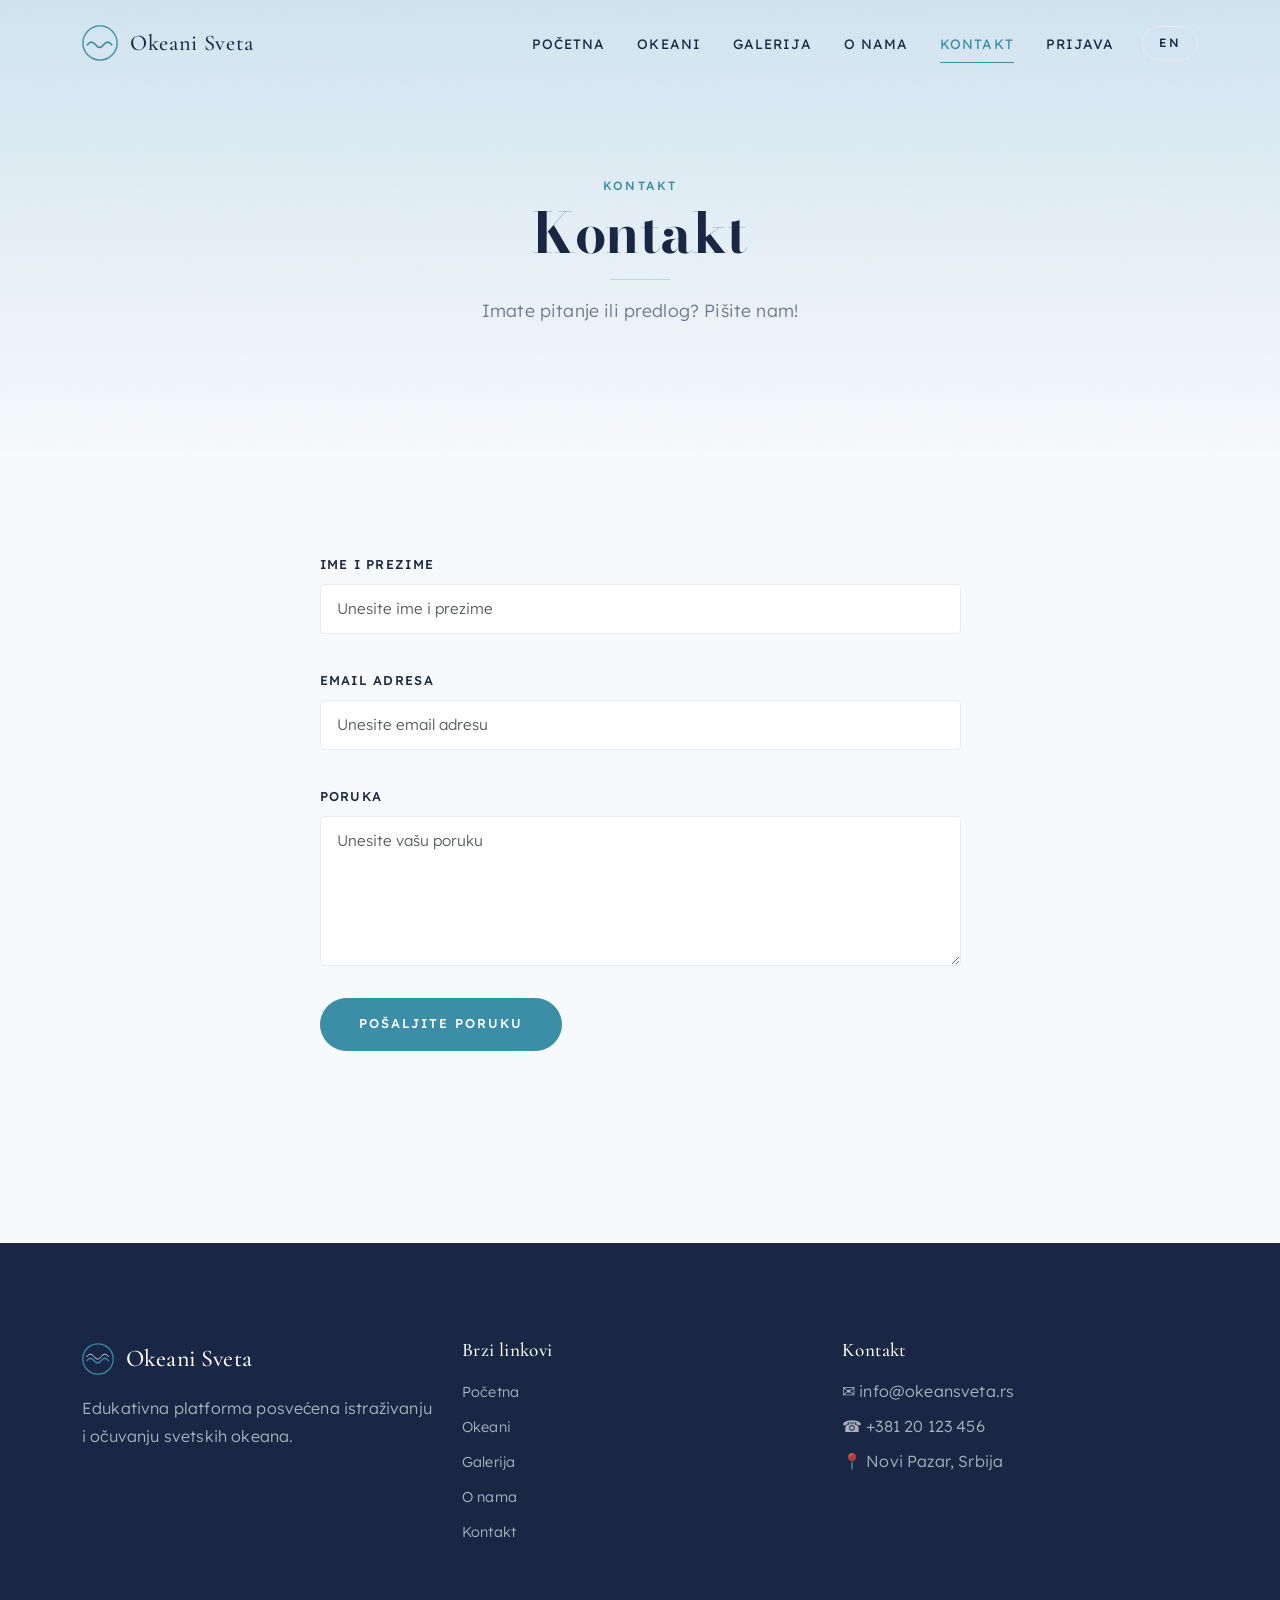
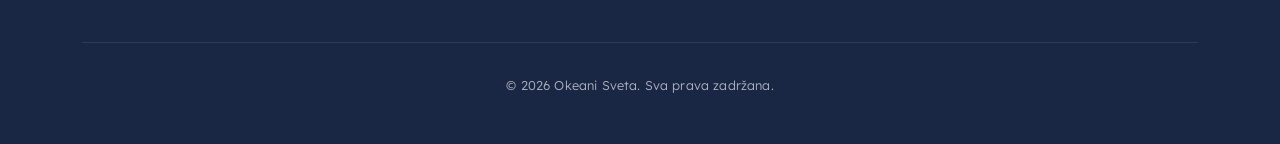
<file: kontakt.html>
<!doctype html>
<html lang="sr">
  <head>
    <meta charset="UTF-8" />
    <meta name="viewport" content="width=device-width, initial-scale=1.0" />
    <title>Okeani Sveta — Kontakt</title>
    <link
      href="https://cdn.jsdelivr.net/npm/bootstrap@5.3.3/dist/css/bootstrap.min.css"
      rel="stylesheet"
    />
    <link rel="stylesheet" href="style.css" />
    <link rel="icon" type="image/svg+xml" href="logo.svg" />
  </head>
  <body>
    <nav class="navbar navbar-expand-lg navbar-arctic">
      <div class="container">
        <a class="navbar-brand" href="index.html">
          <img src="logo.svg" alt="Okeani Sveta logo" width="36" height="36" />
          Okeani Sveta
        </a>
        <button
          class="navbar-toggler"
          type="button"
          data-bs-toggle="collapse"
          data-bs-target="#mainNav"
          aria-controls="mainNav"
          aria-expanded="false"
          aria-label="Toggle navigation"
        >
          <span class="navbar-toggler-icon"></span>
        </button>
        <div class="collapse navbar-collapse" id="mainNav">
          <ul class="navbar-nav ms-auto align-items-lg-center">
            <li class="nav-item">
              <a class="nav-link" href="index.html"
                >Početna</a
              >
            </li>
            <li class="nav-item">
              <a class="nav-link" href="okeani.html"
                >Okeani</a
              >
            </li>
            <li class="nav-item">
              <a class="nav-link" href="galerija.html"
                >Galerija</a
              >
            </li>
            <li class="nav-item">
              <a class="nav-link" href="o-nama.html"
                >O nama</a
              >
            </li>
            <li class="nav-item">
              <a class="nav-link" href="kontakt.html"
                >Kontakt</a
              >
            </li>
            <li class="nav-item" id="nav-login-item">
              <a class="nav-link" href="login.html"
                >Prijava</a
              >
            </li>
          </ul>
          <a class="lang-toggle" href="en/contact.html">EN</a>
        </div>
      </div>
    </nav>

    <section class="page-header frost-section">
      <div class="container">
        <span class="eyebrow">Kontakt</span>
        <h1 class="display-title">Kontakt</h1>
        <hr class="hairline-short centered" />
        <p class="section-subtitle centered">
          Imate pitanje ili predlog? Pišite nam!
        </p>
      </div>
    </section>

    <section class="section">
      <div class="container">
        <div class="row justify-content-center">
          <div class="col-lg-7 col-md-9">
            <form id="contact-form" class="form-arctic" novalidate>
              <div class="form-group">
                <label
                  for="contact-name"
                  class="form-label"
                 
                  >Ime i prezime</label
                >
                <input
                  type="text"
                  id="contact-name"
                  class="form-control"
                 
                  placeholder="Unesite ime i prezime"
                  required
                />
                <div
                  class="field-hint"
                  id="contact-name-hint"
                 
                >
                  Dozvoljeno: slova i razmaci, 2–50 karaktera
                </div>
                <div
                  class="field-error"
                  id="contact-name-error"
                 
                >
                  Ime mora sadržati samo slova i razmake (2–50 karaktera)
                </div>
              </div>

              <div class="form-group">
                <label
                  for="contact-email"
                  class="form-label"
                 
                  >Email adresa</label
                >
                <input
                  type="email"
                  id="contact-email"
                  class="form-control"
                 
                  placeholder="Unesite email adresu"
                  required
                />
                <div
                  class="field-hint"
                  id="contact-email-hint"
                 
                >
                  Primer: ime@domen.com
                </div>
                <div
                  class="field-error"
                  id="contact-email-error"
                 
                >
                  Unesite ispravnu email adresu
                </div>
              </div>

              <div class="form-group">
                <label
                  for="contact-message"
                  class="form-label"
                 
                  >Poruka</label
                >
                <textarea
                  id="contact-message"
                  class="form-control"
                  rows="5"
                 
                  placeholder="Unesite vašu poruku"
                  required
                ></textarea>
                <div
                  class="field-hint"
                  id="contact-message-hint"
                 
                >
                  Minimum 10 karaktera, maksimum 500
                </div>
                <div
                  class="field-error"
                  id="contact-message-error"
                 
                >
                  Poruka mora imati između 10 i 500 karaktera
                </div>
              </div>

              <button
                type="submit"
                class="btn-arctic-solid"
               
              >
                Pošaljite poruku
              </button>
            </form>
          </div>
        </div>
      </div>
    </section>

    <footer class="footer-arctic">
      <div class="container">
        <div class="row">
          <div class="col-lg-4 mb-4">
            <div class="footer-brand">
              <img
                src="logo.svg"
                alt="Okeani Sveta logo"
                width="36"
                height="36"
              />
              Okeani Sveta
            </div>
            <p>
              Edukativna platforma posvećena istraživanju i očuvanju svetskih
              okeana.
            </p>
          </div>
          <div class="col-lg-4 mb-4">
            <h5>Brzi linkovi</h5>
            <ul>
              <li><a href="index.html">Početna</a></li>
              <li><a href="okeani.html">Okeani</a></li>
              <li>
                <a href="galerija.html">Galerija</a>
              </li>
              <li><a href="o-nama.html">O nama</a></li>
              <li>
                <a href="kontakt.html">Kontakt</a>
              </li>
            </ul>
          </div>
          <div class="col-lg-4 mb-4">
            <h5>Kontakt</h5>
            <ul>
              <li>
                ✉ <span>info@okeansveta.rs</span>
              </li>
              <li>☎ <span>+381 20 123 456</span></li>
              <li>
                📍 <span>Novi Pazar, Srbija</span>
              </li>
            </ul>
          </div>
        </div>
        <div class="footer-bottom">
          <p>
            © 2026 Okeani Sveta. Sva prava zadržana.
          </p>
        </div>
      </div>
    </footer>

    <script src="https://cdn.jsdelivr.net/npm/bootstrap@5.3.3/dist/js/bootstrap.bundle.min.js"></script>
    <script src="script.js"></script>
  </body>
</html>
</file>
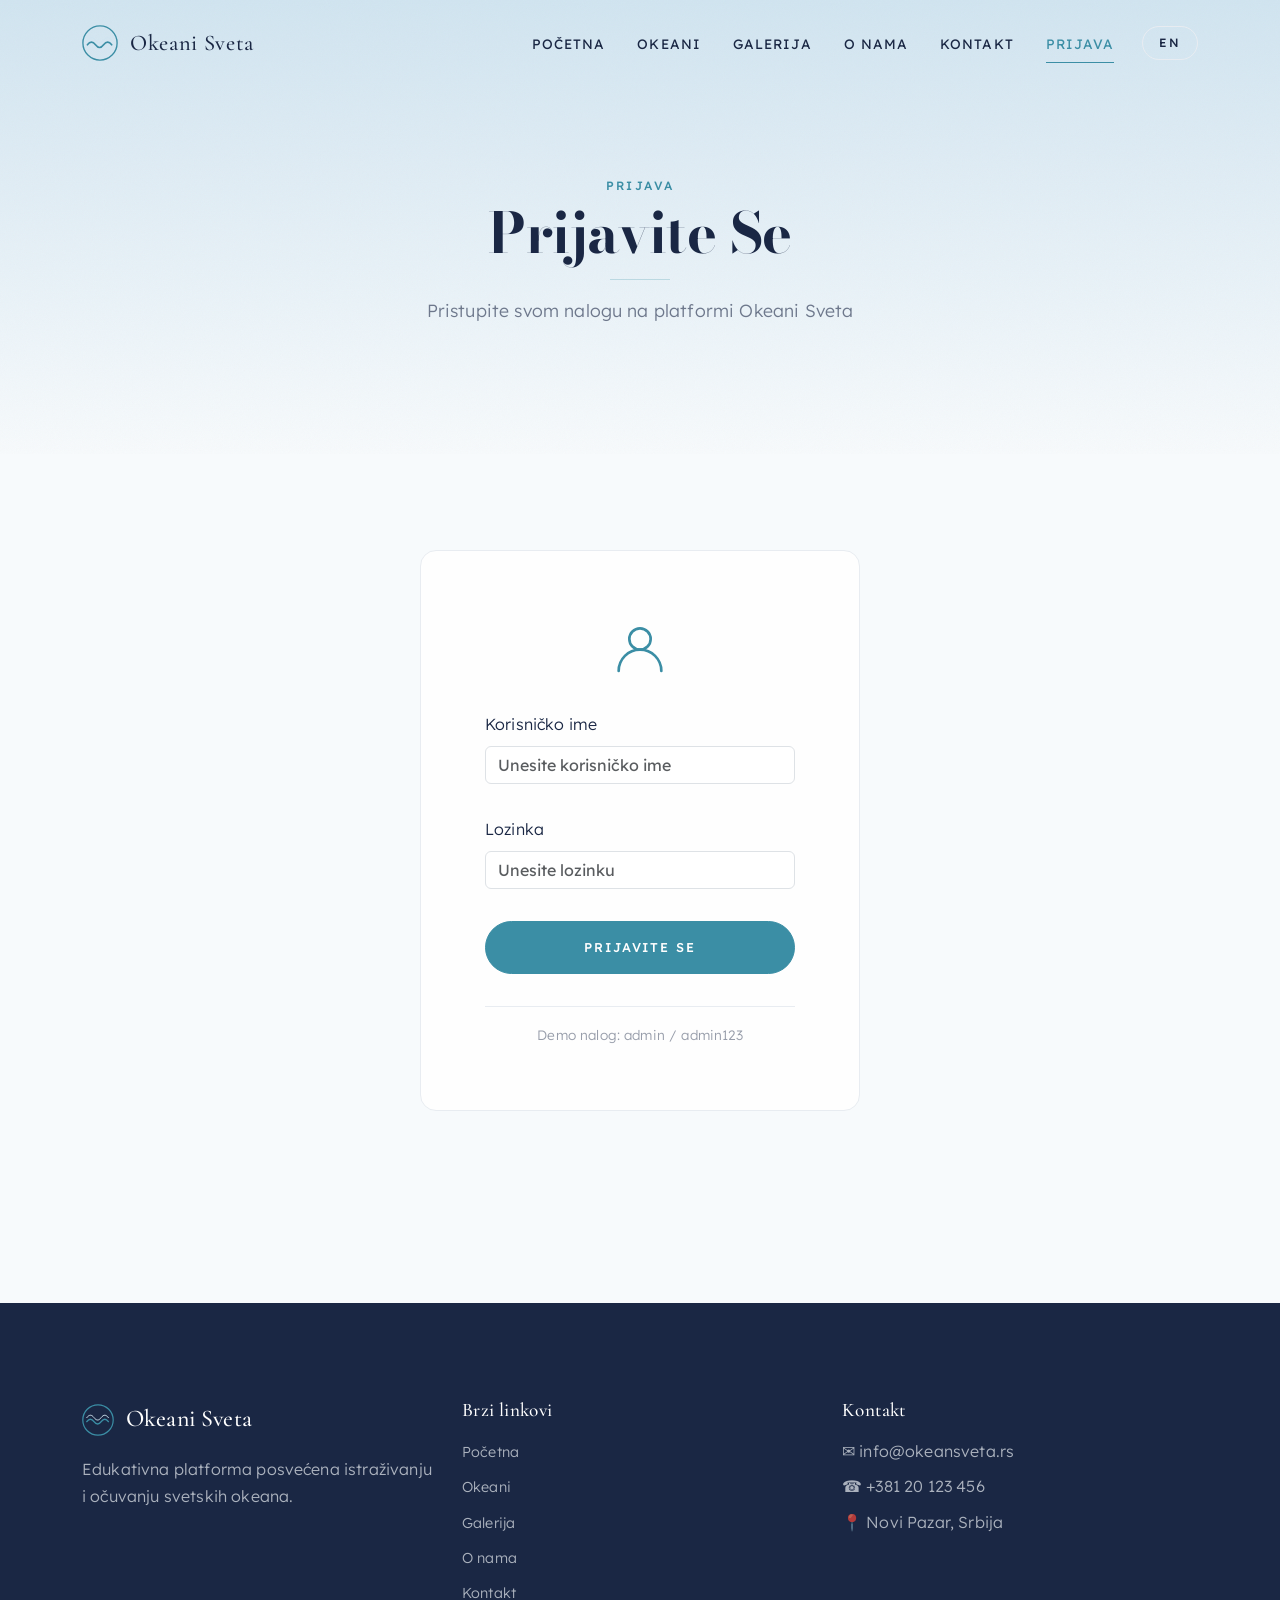
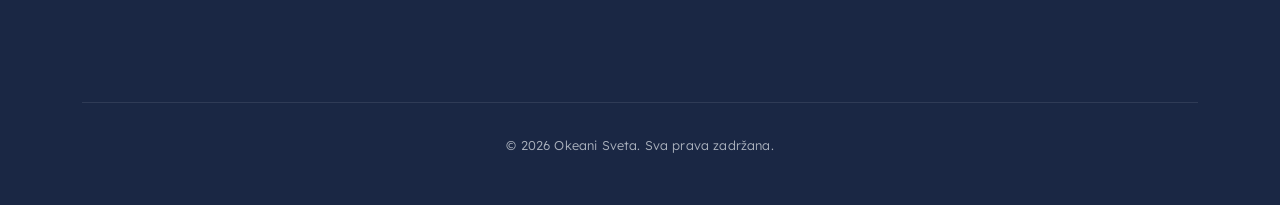
<file: login.html>
<!doctype html>
<html lang="sr">
  <head>
    <meta charset="UTF-8" />
    <meta name="viewport" content="width=device-width, initial-scale=1.0" />
    <title>Okeani Sveta — Prijava</title>
    <link
      href="https://cdn.jsdelivr.net/npm/bootstrap@5.3.3/dist/css/bootstrap.min.css"
      rel="stylesheet"
    />
    <link rel="stylesheet" href="style.css" />
    <link rel="icon" type="image/svg+xml" href="logo.svg" />
  </head>
  <body>
    <nav class="navbar navbar-expand-lg navbar-arctic">
      <div class="container">
        <a class="navbar-brand" href="index.html">
          <img src="logo.svg" alt="Okeani Sveta logo" width="36" height="36" />
          Okeani Sveta
        </a>
        <button
          class="navbar-toggler"
          type="button"
          data-bs-toggle="collapse"
          data-bs-target="#mainNav"
          aria-controls="mainNav"
          aria-expanded="false"
          aria-label="Toggle navigation"
        >
          <span class="navbar-toggler-icon"></span>
        </button>
        <div class="collapse navbar-collapse" id="mainNav">
          <ul class="navbar-nav ms-auto align-items-lg-center">
            <li class="nav-item">
              <a class="nav-link" href="index.html"
                >Početna</a
              >
            </li>
            <li class="nav-item">
              <a class="nav-link" href="okeani.html"
                >Okeani</a
              >
            </li>
            <li class="nav-item">
              <a class="nav-link" href="galerija.html"
                >Galerija</a
              >
            </li>
            <li class="nav-item">
              <a class="nav-link" href="o-nama.html"
                >O nama</a
              >
            </li>
            <li class="nav-item">
              <a class="nav-link" href="kontakt.html"
                >Kontakt</a
              >
            </li>
            <li class="nav-item" id="nav-login-item">
              <a class="nav-link" href="login.html"
                >Prijava</a
              >
            </li>
          </ul>
          <a class="lang-toggle" href="en/login.html">EN</a>
        </div>
      </div>
    </nav>

    <section class="page-header frost-section">
      <div class="container">
        <span class="eyebrow">Prijava</span>
        <h1 class="display-title">Prijavite Se</h1>
        <hr class="hairline-short centered" />
        <p class="section-subtitle centered">
          Pristupite svom nalogu na platformi Okeani Sveta
        </p>
      </div>
    </section>

    <section class="section">
      <div class="container">
        <div class="row justify-content-center">
          <div class="col-lg-5 col-md-7">
            <div class="login-card">
              <div class="login-icon">
                <svg
                  viewBox="0 0 48 48"
                  fill="none"
                  xmlns="http://www.w3.org/2000/svg"
                >
                  <circle
                    cx="24"
                    cy="18"
                    r="8"
                    stroke="#3B8EA5"
                    stroke-width="2"
                    fill="none"
                  />
                  <path
                    d="M8 42c0-8.837 7.163-16 16-16s16 7.163 16 16"
                    stroke="#3B8EA5"
                    stroke-width="2"
                    stroke-linecap="round"
                    fill="none"
                  />
                </svg>
              </div>

              <form id="login-form" novalidate>
                <div class="form-group">
                  <label
                    for="login-username"
                    class="form-label"
                   
                    >Korisničko ime</label
                  >
                  <input
                    type="text"
                    id="login-username"
                    class="form-control"
                   
                    placeholder="Unesite korisničko ime"
                    required
                    autocomplete="username"
                  />
                </div>

                <div class="form-group">
                  <label
                    for="login-password"
                    class="form-label"
                   
                    >Lozinka</label
                  >
                  <input
                    type="password"
                    id="login-password"
                    class="form-control"
                   
                    placeholder="Unesite lozinku"
                    required
                    autocomplete="current-password"
                  />
                </div>

                <div
                  class="login-error"
                  id="login-error-msg"
                 
                >
                  Pogrešno korisničko ime ili lozinka.
                </div>

                <button
                  type="submit"
                  class="btn-arctic-solid w-100"
                 
                >
                  Prijavite se
                </button>
              </form>

              <div class="login-hint">
                <p>Demo nalog: admin / admin123</p>
              </div>
            </div>
          </div>
        </div>
      </div>
    </section>

    <footer class="footer-arctic">
      <div class="container">
        <div class="row">
          <div class="col-lg-4 mb-4">
            <div class="footer-brand">
              <img
                src="logo.svg"
                alt="Okeani Sveta logo"
                width="36"
                height="36"
              />
              Okeani Sveta
            </div>
            <p>
              Edukativna platforma posvećena istraživanju i očuvanju svetskih
              okeana.
            </p>
          </div>
          <div class="col-lg-4 mb-4">
            <h5>Brzi linkovi</h5>
            <ul>
              <li><a href="index.html">Početna</a></li>
              <li><a href="okeani.html">Okeani</a></li>
              <li>
                <a href="galerija.html">Galerija</a>
              </li>
              <li><a href="o-nama.html">O nama</a></li>
              <li>
                <a href="kontakt.html">Kontakt</a>
              </li>
            </ul>
          </div>
          <div class="col-lg-4 mb-4">
            <h5>Kontakt</h5>
            <ul>
              <li>
                ✉ <span>info@okeansveta.rs</span>
              </li>
              <li>☎ <span>+381 20 123 456</span></li>
              <li>
                📍 <span>Novi Pazar, Srbija</span>
              </li>
            </ul>
          </div>
        </div>
        <div class="footer-bottom">
          <p>
            © 2026 Okeani Sveta. Sva prava zadržana.
          </p>
        </div>
      </div>
    </footer>

    <script src="https://cdn.jsdelivr.net/npm/bootstrap@5.3.3/dist/js/bootstrap.bundle.min.js"></script>
    <script src="script.js"></script>
  </body>
</html>
</file>
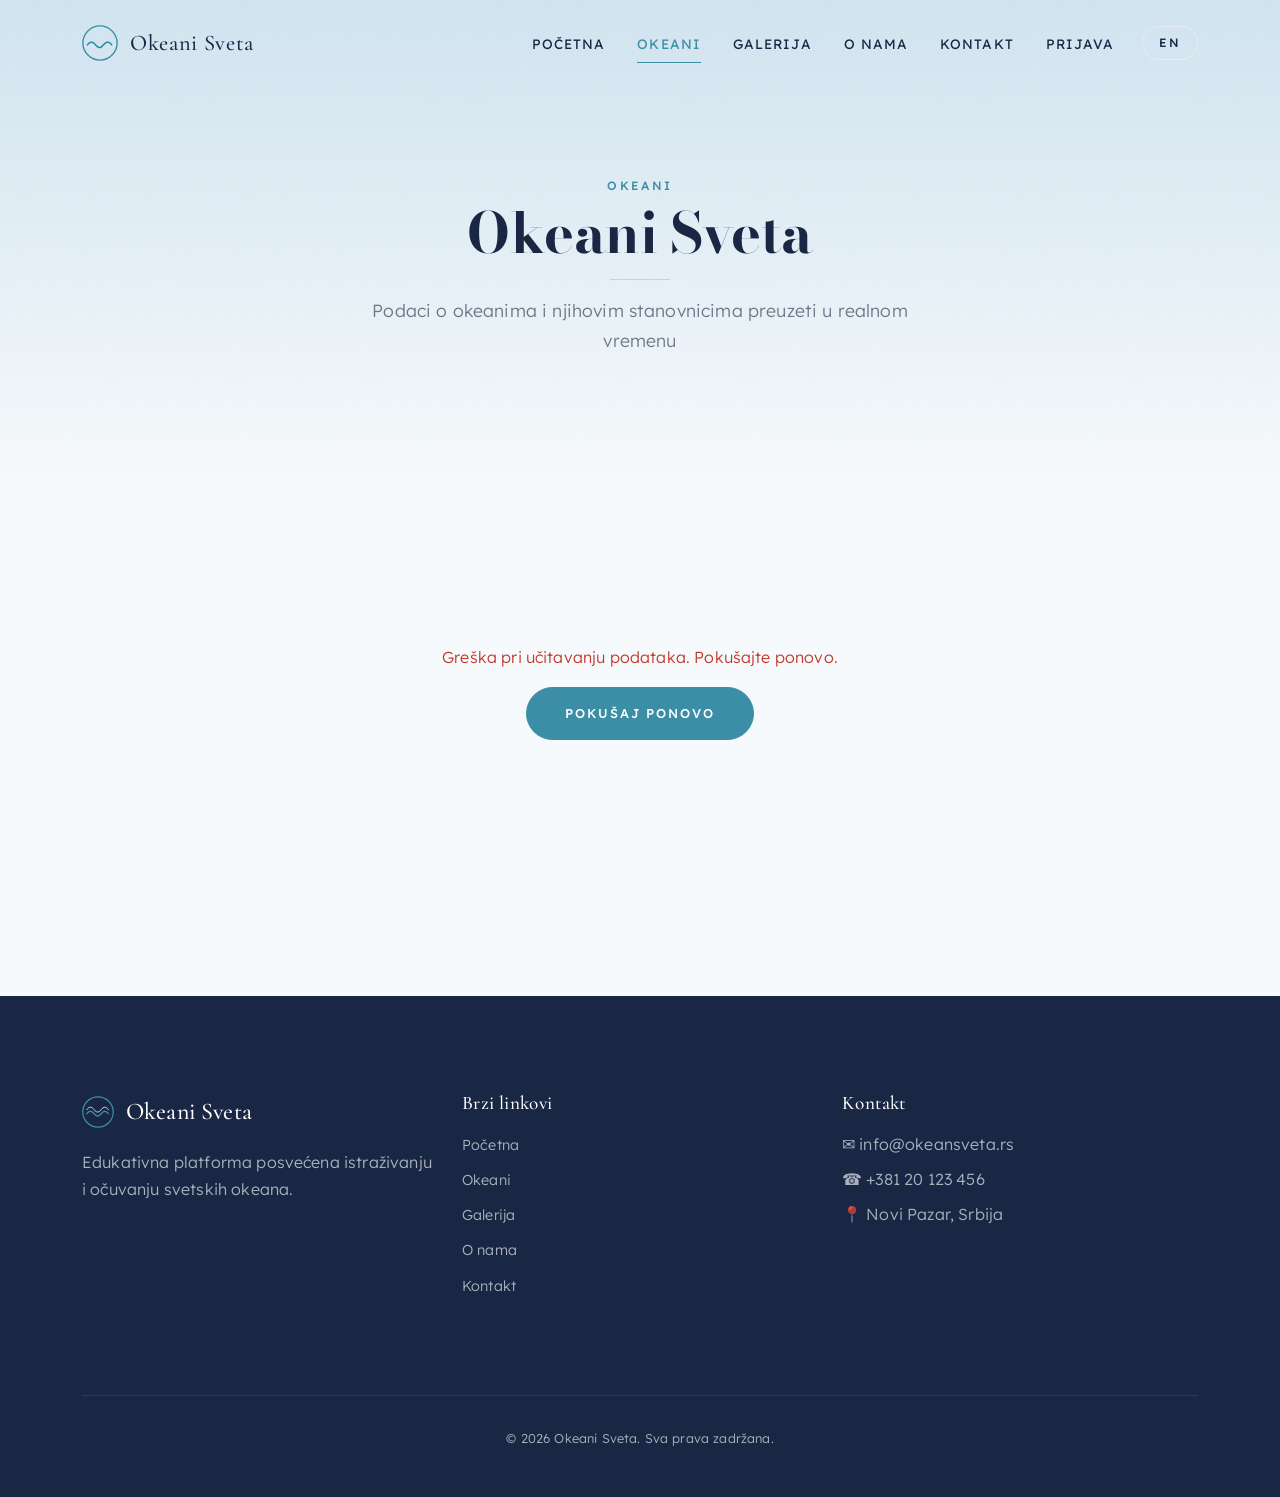
<file: okeani.html>
<!doctype html>
<html lang="sr">
  <head>
    <meta charset="UTF-8" />
    <meta name="viewport" content="width=device-width, initial-scale=1.0" />
    <title>Okeani Sveta — Okeani</title>
    <link
      href="https://cdn.jsdelivr.net/npm/bootstrap@5.3.3/dist/css/bootstrap.min.css"
      rel="stylesheet"
    />
    <link rel="stylesheet" href="style.css" />
    <link rel="icon" type="image/svg+xml" href="logo.svg" />
  </head>
  <body>
    <nav class="navbar navbar-expand-lg navbar-arctic">
      <div class="container">
        <a class="navbar-brand" href="index.html">
          <img src="logo.svg" alt="Okeani Sveta logo" width="36" height="36" />
          Okeani Sveta
        </a>
        <button
          class="navbar-toggler"
          type="button"
          data-bs-toggle="collapse"
          data-bs-target="#mainNav"
          aria-controls="mainNav"
          aria-expanded="false"
          aria-label="Toggle navigation"
        >
          <span class="navbar-toggler-icon"></span>
        </button>
        <div class="collapse navbar-collapse" id="mainNav">
          <ul class="navbar-nav ms-auto align-items-lg-center">
            <li class="nav-item">
              <a class="nav-link" href="index.html"
                >Početna</a
              >
            </li>
            <li class="nav-item">
              <a class="nav-link" href="okeani.html"
                >Okeani</a
              >
            </li>
            <li class="nav-item">
              <a class="nav-link" href="galerija.html"
                >Galerija</a
              >
            </li>
            <li class="nav-item">
              <a class="nav-link" href="o-nama.html"
                >O nama</a
              >
            </li>
            <li class="nav-item">
              <a class="nav-link" href="kontakt.html"
                >Kontakt</a
              >
            </li>
            <li class="nav-item" id="nav-login-item">
              <a class="nav-link" href="login.html"
                >Prijava</a
              >
            </li>
          </ul>
          <a class="lang-toggle" href="en/oceans.html">EN</a>
        </div>
      </div>
    </nav>

    <section class="page-header frost-section">
      <div class="container">
        <span class="eyebrow">Okeani</span>
        <h1 class="display-title">Okeani Sveta</h1>
        <hr class="hairline-short centered" />
        <p class="section-subtitle centered">
          Podaci o okeanima i njihovim stanovnicima preuzeti u realnom vremenu
        </p>
      </div>
    </section>

    <section class="section">
      <div class="container">
        <div id="ocean-loader" class="ocean-loader" style="display: block">
          <div class="spinner"></div>
          <p>Učitavanje podataka o okeanima...</p>
        </div>

        <div id="ocean-error" class="api-error" style="display: none">
          <p>
            Greška pri učitavanju podataka. Pokušajte ponovo.
          </p>
          <button class="btn-arctic-solid btn-retry">
            Pokušaj ponovo
          </button>
        </div>

        <div class="row" id="ocean-grid"></div>
      </div>
    </section>

    <footer class="footer-arctic">
      <div class="container">
        <div class="row">
          <div class="col-lg-4 mb-4">
            <div class="footer-brand">
              <img
                src="logo.svg"
                alt="Okeani Sveta logo"
                width="36"
                height="36"
              />
              Okeani Sveta
            </div>
            <p>
              Edukativna platforma posvećena istraživanju i očuvanju svetskih
              okeana.
            </p>
          </div>
          <div class="col-lg-4 mb-4">
            <h5>Brzi linkovi</h5>
            <ul>
              <li><a href="index.html">Početna</a></li>
              <li><a href="okeani.html">Okeani</a></li>
              <li>
                <a href="galerija.html">Galerija</a>
              </li>
              <li><a href="o-nama.html">O nama</a></li>
              <li>
                <a href="kontakt.html">Kontakt</a>
              </li>
            </ul>
          </div>
          <div class="col-lg-4 mb-4">
            <h5>Kontakt</h5>
            <ul>
              <li>
                ✉ <span>info@okeansveta.rs</span>
              </li>
              <li>☎ <span>+381 20 123 456</span></li>
              <li>
                📍 <span>Novi Pazar, Srbija</span>
              </li>
            </ul>
          </div>
        </div>
        <div class="footer-bottom">
          <p>
            © 2026 Okeani Sveta. Sva prava zadržana.
          </p>
        </div>
      </div>
    </footer>

    <script src="https://cdn.jsdelivr.net/npm/bootstrap@5.3.3/dist/js/bootstrap.bundle.min.js"></script>
    <script src="script.js"></script>
  </body>
</html>
</file>
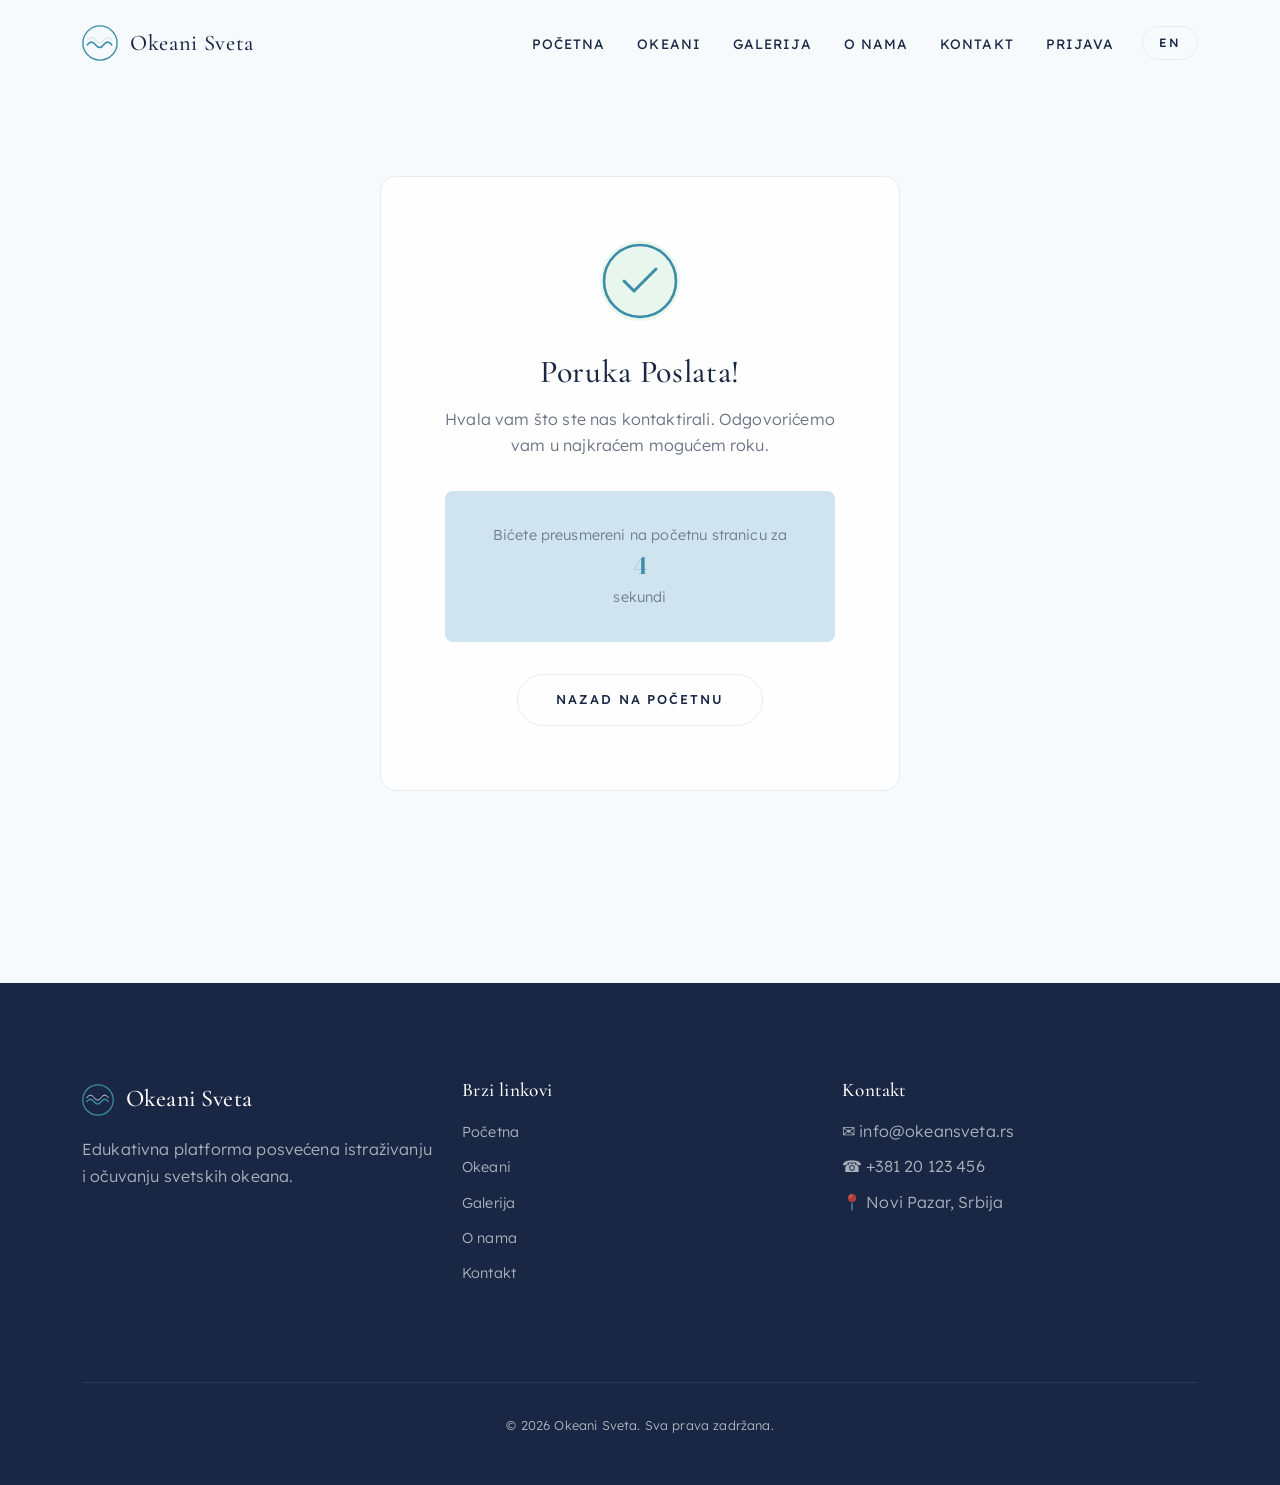
<file: uspeh.html>
<!doctype html>
<html lang="sr">
  <head>
    <meta charset="UTF-8" />
    <meta name="viewport" content="width=device-width, initial-scale=1.0" />
    <title>Okeani Sveta — Uspeh</title>
    <link
      href="https://cdn.jsdelivr.net/npm/bootstrap@5.3.3/dist/css/bootstrap.min.css"
      rel="stylesheet"
    />
    <link rel="stylesheet" href="style.css" />
    <link rel="icon" type="image/svg+xml" href="logo.svg" />
  </head>
  <body>
    <nav class="navbar navbar-expand-lg navbar-arctic">
      <div class="container">
        <a class="navbar-brand" href="index.html">
          <img src="logo.svg" alt="Okeani Sveta logo" width="36" height="36" />
          Okeani Sveta
        </a>
        <button
          class="navbar-toggler"
          type="button"
          data-bs-toggle="collapse"
          data-bs-target="#mainNav"
          aria-controls="mainNav"
          aria-expanded="false"
          aria-label="Toggle navigation"
        >
          <span class="navbar-toggler-icon"></span>
        </button>
        <div class="collapse navbar-collapse" id="mainNav">
          <ul class="navbar-nav ms-auto align-items-lg-center">
            <li class="nav-item">
              <a class="nav-link" href="index.html"
                >Početna</a
              >
            </li>
            <li class="nav-item">
              <a class="nav-link" href="okeani.html"
                >Okeani</a
              >
            </li>
            <li class="nav-item">
              <a class="nav-link" href="galerija.html"
                >Galerija</a
              >
            </li>
            <li class="nav-item">
              <a class="nav-link" href="o-nama.html"
                >O nama</a
              >
            </li>
            <li class="nav-item">
              <a class="nav-link" href="kontakt.html"
                >Kontakt</a
              >
            </li>
            <li class="nav-item" id="nav-login-item">
              <a class="nav-link" href="login.html"
                >Prijava</a
              >
            </li>
          </ul>
          <a class="lang-toggle" href="en/success.html">EN</a>
        </div>
      </div>
    </nav>

    <section class="section section-success">
      <div class="container">
        <div class="row justify-content-center">
          <div class="col-lg-6 col-md-8 text-center">
            <div class="success-card">
              <div class="success-icon">
                <svg
                  viewBox="0 0 80 80"
                  fill="none"
                  xmlns="http://www.w3.org/2000/svg"
                >
                  <circle
                    cx="40"
                    cy="40"
                    r="36"
                    stroke="#3B8EA5"
                    stroke-width="2.5"
                    fill="none"
                    opacity="0.3"
                  />
                  <circle
                    cx="40"
                    cy="40"
                    r="36"
                    stroke="#3B8EA5"
                    stroke-width="2.5"
                    fill="none"
                   
                  />
                  <path
                    d="M24 40l10 10 22-22"
                    stroke="#3B8EA5"
                    stroke-width="3"
                    stroke-linecap="round"
                    stroke-linejoin="round"
                   
                  />
                </svg>
              </div>

              <h1 class="success-title">
                Poruka Poslata!
              </h1>
              <p class="success-message">
                Hvala vam što ste nas kontaktirali. Odgovorićemo vam u najkraćem
                mogućem roku.
              </p>

              <div class="countdown-area">
                <p>
                  Bićete preusmereni na početnu stranicu za
                </p>
                <div class="countdown-number" id="countdown-number">5</div>
                <p>sekundi</p>
              </div>

              <a
                href="index.html"
                class="btn-arctic-outline"
               
                >Nazad na početnu</a
              >
            </div>
          </div>
        </div>
      </div>
    </section>

    <footer class="footer-arctic">
      <div class="container">
        <div class="row">
          <div class="col-lg-4 mb-4">
            <div class="footer-brand">
              <img
                src="logo.svg"
                alt="Okeani Sveta logo"
                width="36"
                height="36"
              />
              Okeani Sveta
            </div>
            <p>
              Edukativna platforma posvećena istraživanju i očuvanju svetskih
              okeana.
            </p>
          </div>
          <div class="col-lg-4 mb-4">
            <h5>Brzi linkovi</h5>
            <ul>
              <li><a href="index.html">Početna</a></li>
              <li><a href="okeani.html">Okeani</a></li>
              <li>
                <a href="galerija.html">Galerija</a>
              </li>
              <li><a href="o-nama.html">O nama</a></li>
              <li>
                <a href="kontakt.html">Kontakt</a>
              </li>
            </ul>
          </div>
          <div class="col-lg-4 mb-4">
            <h5>Kontakt</h5>
            <ul>
              <li>
                ✉ <span>info@okeansveta.rs</span>
              </li>
              <li>☎ <span>+381 20 123 456</span></li>
              <li>
                📍 <span>Novi Pazar, Srbija</span>
              </li>
            </ul>
          </div>
        </div>
        <div class="footer-bottom">
          <p>
            © 2026 Okeani Sveta. Sva prava zadržana.
          </p>
        </div>
      </div>
    </footer>

    <script src="https://cdn.jsdelivr.net/npm/bootstrap@5.3.3/dist/js/bootstrap.bundle.min.js"></script>
    <script src="script.js"></script>
  </body>
</html>
</file>
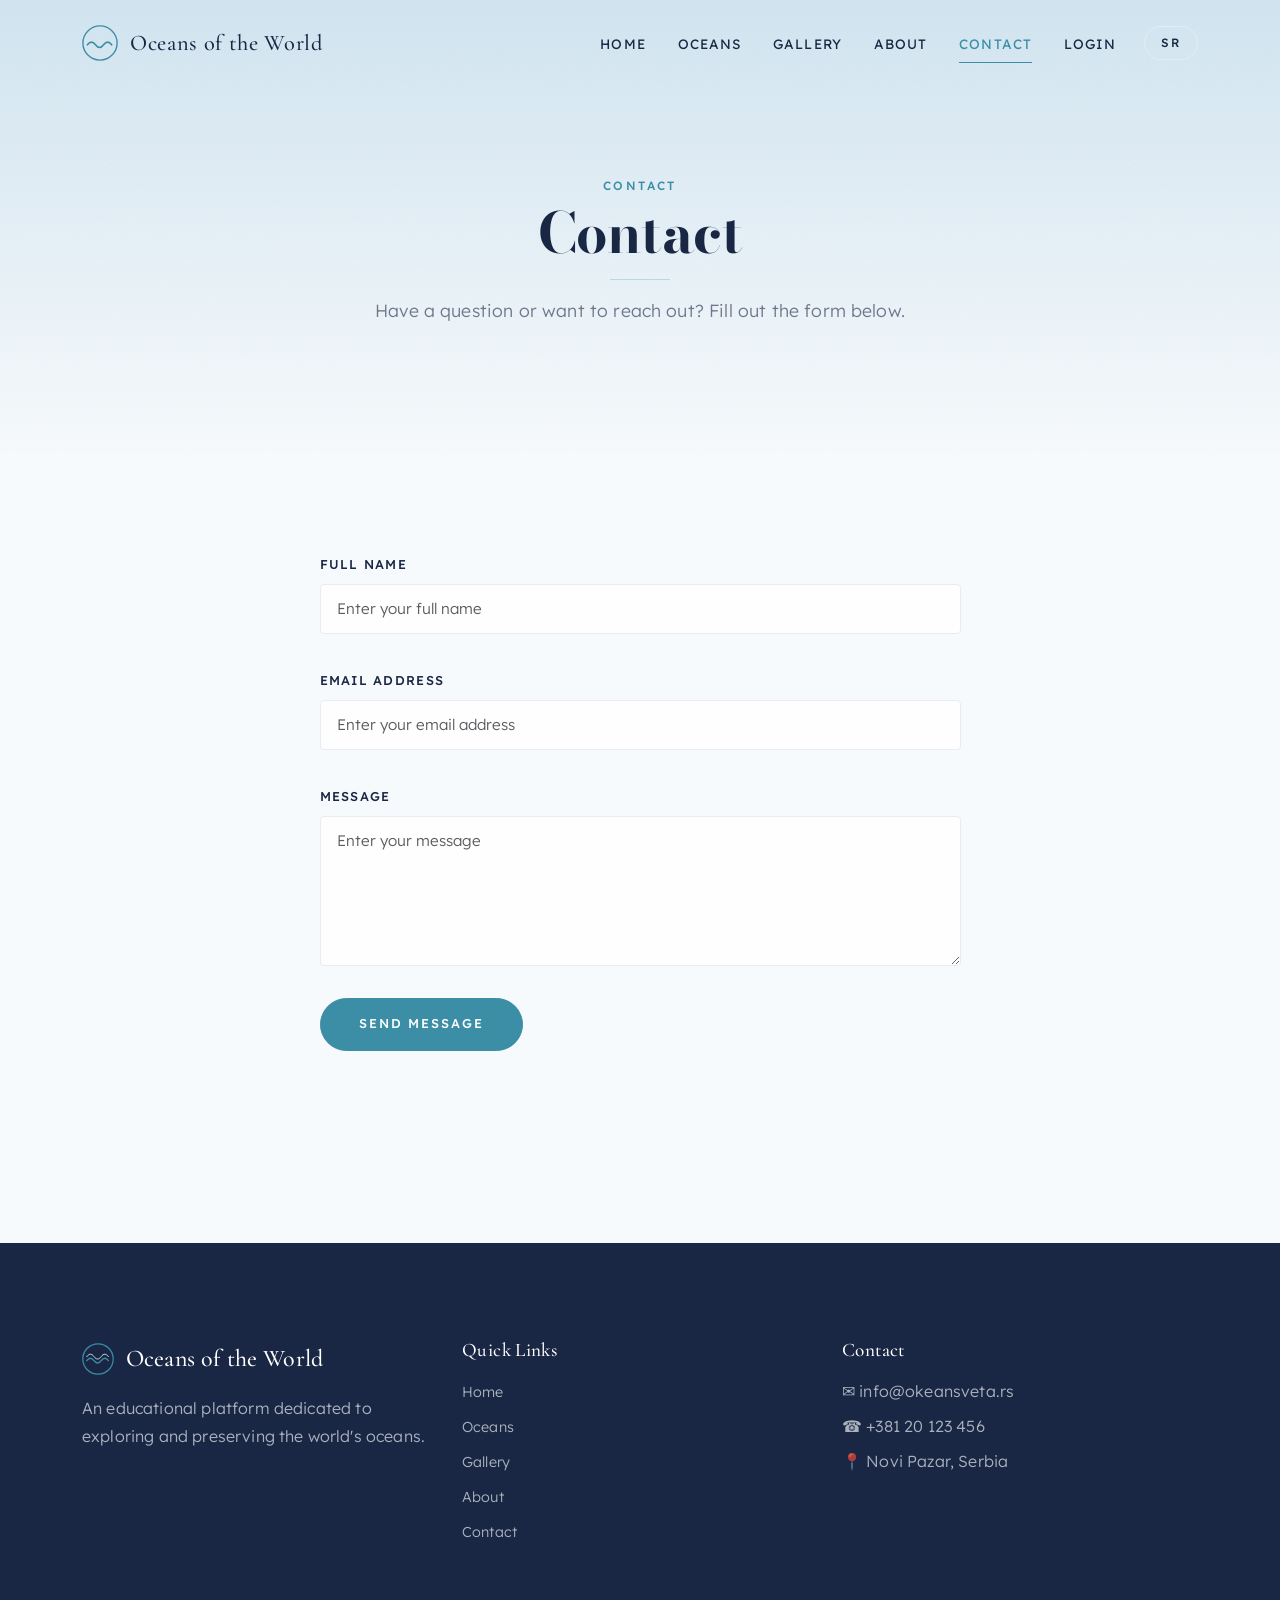
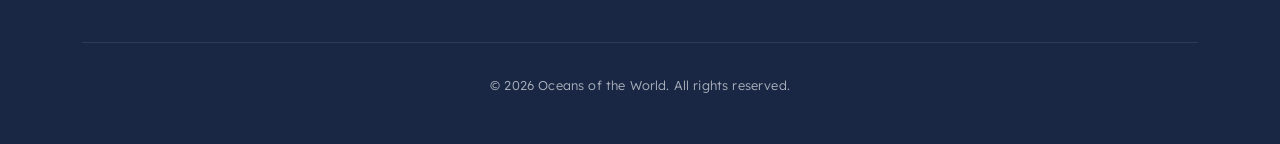
<file: en/contact.html>
<!doctype html>
<html lang="en">
  <head>
    <meta charset="UTF-8" />
    <meta name="viewport" content="width=device-width, initial-scale=1.0" />
    <title>Oceans of the World — Contact</title>
    <link
      href="https://cdn.jsdelivr.net/npm/bootstrap@5.3.3/dist/css/bootstrap.min.css"
      rel="stylesheet"
    />
    <link rel="stylesheet" href="../style.css" />
    <link rel="icon" type="image/svg+xml" href="../logo.svg" />
  </head>
  <body>
    <nav class="navbar navbar-expand-lg navbar-arctic">
      <div class="container">
        <a class="navbar-brand" href="index.html">
          <img
            src="../logo.svg"
            alt="Oceans of the World logo"
            width="36"
            height="36"
          />
          Oceans of the World
        </a>
        <button
          class="navbar-toggler"
          type="button"
          data-bs-toggle="collapse"
          data-bs-target="#mainNav"
          aria-controls="mainNav"
          aria-expanded="false"
          aria-label="Toggle navigation"
        >
          <span class="navbar-toggler-icon"></span>
        </button>
        <div class="collapse navbar-collapse" id="mainNav">
          <ul class="navbar-nav ms-auto align-items-lg-center">
            <li class="nav-item">
              <a class="nav-link" href="index.html">Home</a>
            </li>
            <li class="nav-item">
              <a class="nav-link" href="oceans.html">Oceans</a>
            </li>
            <li class="nav-item">
              <a class="nav-link" href="gallery.html">Gallery</a>
            </li>
            <li class="nav-item">
              <a class="nav-link" href="about.html">About</a>
            </li>
            <li class="nav-item">
              <a class="nav-link" href="contact.html">Contact</a>
            </li>
            <li class="nav-item" id="nav-login-item">
              <a class="nav-link" href="login.html">Login</a>
            </li>
          </ul>
          <a class="lang-toggle" href="../kontakt.html">SR</a>
        </div>
      </div>
    </nav>

    <section class="page-header frost-section">
      <div class="container">
        <span class="eyebrow">Contact</span>
        <h1 class="display-title">Contact</h1>
        <hr class="hairline-short centered" />
        <p class="section-subtitle centered">
          Have a question or want to reach out? Fill out the form below.
        </p>
      </div>
    </section>

    <section class="section">
      <div class="container">
        <div class="row justify-content-center">
          <div class="col-lg-7 col-md-9">
            <form id="contact-form" class="form-arctic" novalidate>
              <div class="form-group">
                <label for="contact-name" class="form-label">Full name</label>
                <input
                  type="text"
                  id="contact-name"
                  class="form-control"
                  placeholder="Enter your full name"
                  required
                />
                <div class="field-hint" id="contact-name-hint">
                  Name must contain 2-50 letters (diacritical marks are
                  allowed).
                </div>
                <div class="field-error" id="contact-name-error">
                  Name is not valid. Use only letters (2-50 characters).
                </div>
              </div>

              <div class="form-group">
                <label for="contact-email" class="form-label"
                  >Email address</label
                >
                <input
                  type="email"
                  id="contact-email"
                  class="form-control"
                  placeholder="Enter your email address"
                  required
                />
                <div class="field-hint" id="contact-email-hint">
                  Enter a valid email address (e.g. name@domain.com).
                </div>
                <div class="field-error" id="contact-email-error">
                  Email address is not valid.
                </div>
              </div>

              <div class="form-group">
                <label for="contact-message" class="form-label">Message</label>
                <textarea
                  id="contact-message"
                  class="form-control"
                  rows="5"
                  placeholder="Enter your message"
                  required
                ></textarea>
                <div class="field-hint" id="contact-message-hint">
                  Message must contain between 10 and 500 characters.
                </div>
                <div class="field-error" id="contact-message-error">
                  Message must contain between 10 and 500 characters.
                </div>
              </div>

              <button type="submit" class="btn-arctic-solid">
                Send message
              </button>
            </form>
          </div>
        </div>
      </div>
    </section>

    <footer class="footer-arctic">
      <div class="container">
        <div class="row">
          <div class="col-lg-4 mb-4">
            <div class="footer-brand">
              <img
                src="../logo.svg"
                alt="Oceans of the World logo"
                width="36"
                height="36"
              />
              Oceans of the World
            </div>
            <p>
              An educational platform dedicated to exploring and preserving the
              world's oceans.
            </p>
          </div>
          <div class="col-lg-4 mb-4">
            <h5>Quick Links</h5>
            <ul>
              <li><a href="index.html">Home</a></li>
              <li><a href="oceans.html">Oceans</a></li>
              <li><a href="gallery.html">Gallery</a></li>
              <li><a href="about.html">About</a></li>
              <li><a href="contact.html">Contact</a></li>
            </ul>
          </div>
          <div class="col-lg-4 mb-4">
            <h5>Contact</h5>
            <ul>
              <li>✉ <span>info@okeansveta.rs</span></li>
              <li>☎ <span>+381 20 123 456</span></li>
              <li>📍 <span>Novi Pazar, Serbia</span></li>
            </ul>
          </div>
        </div>
        <div class="footer-bottom">
          <p>© 2026 Oceans of the World. All rights reserved.</p>
        </div>
      </div>
    </footer>

    <script src="https://cdn.jsdelivr.net/npm/bootstrap@5.3.3/dist/js/bootstrap.bundle.min.js"></script>
    <script src="../script.js"></script>
  </body>
</html>
</file>
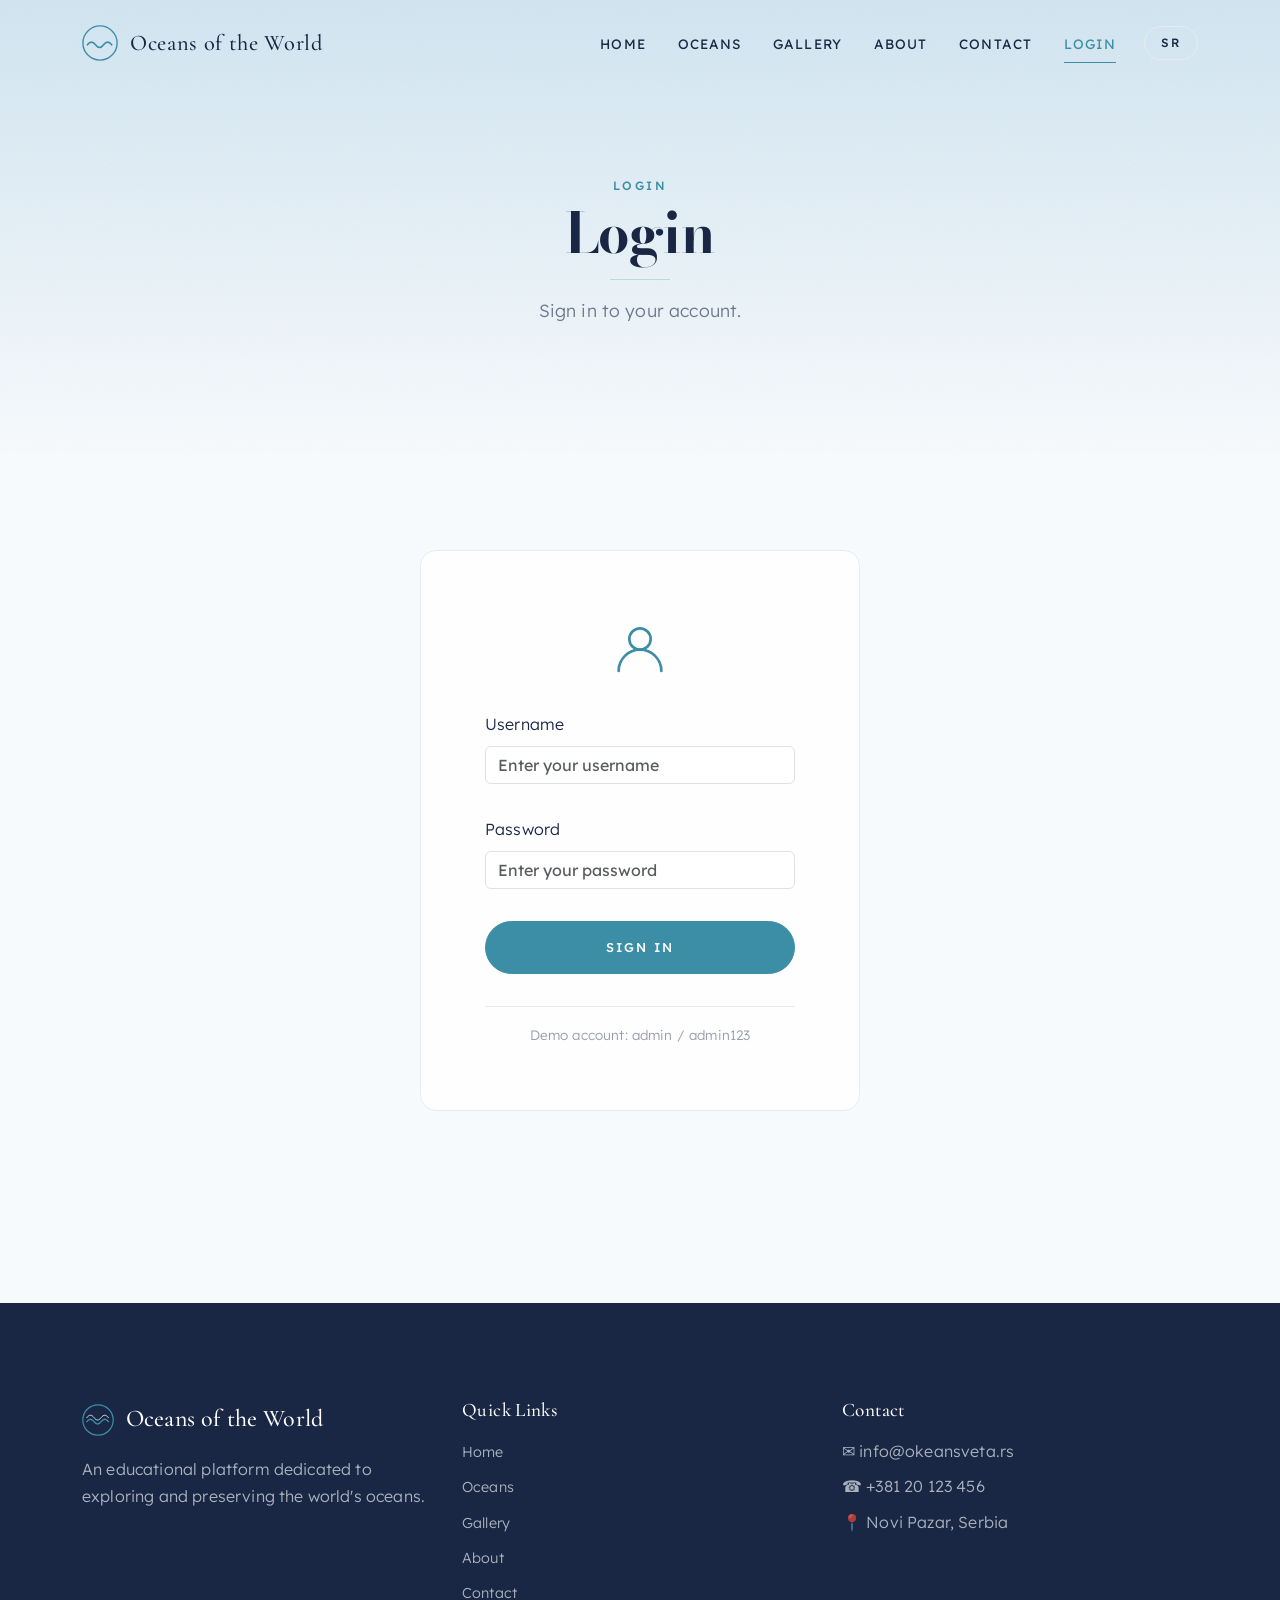
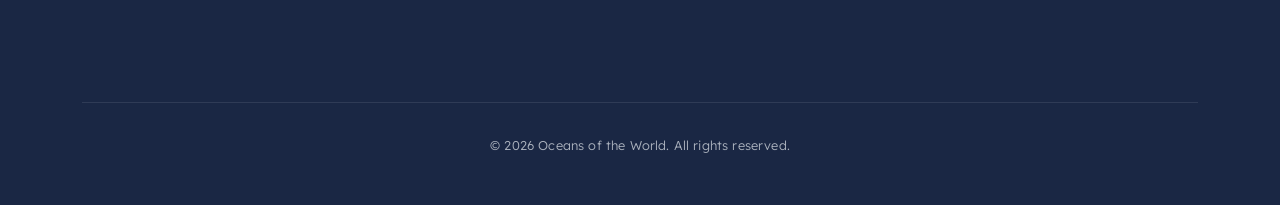
<file: en/login.html>
<!doctype html>
<html lang="en">
  <head>
    <meta charset="UTF-8" />
    <meta name="viewport" content="width=device-width, initial-scale=1.0" />
    <title>Oceans of the World — Login</title>
    <link
      href="https://cdn.jsdelivr.net/npm/bootstrap@5.3.3/dist/css/bootstrap.min.css"
      rel="stylesheet"
    />
    <link rel="stylesheet" href="../style.css" />
    <link rel="icon" type="image/svg+xml" href="../logo.svg" />
  </head>
  <body>
    <nav class="navbar navbar-expand-lg navbar-arctic">
      <div class="container">
        <a class="navbar-brand" href="index.html">
          <img
            src="../logo.svg"
            alt="Oceans of the World logo"
            width="36"
            height="36"
          />
          Oceans of the World
        </a>
        <button
          class="navbar-toggler"
          type="button"
          data-bs-toggle="collapse"
          data-bs-target="#mainNav"
          aria-controls="mainNav"
          aria-expanded="false"
          aria-label="Toggle navigation"
        >
          <span class="navbar-toggler-icon"></span>
        </button>
        <div class="collapse navbar-collapse" id="mainNav">
          <ul class="navbar-nav ms-auto align-items-lg-center">
            <li class="nav-item">
              <a class="nav-link" href="index.html">Home</a>
            </li>
            <li class="nav-item">
              <a class="nav-link" href="oceans.html">Oceans</a>
            </li>
            <li class="nav-item">
              <a class="nav-link" href="gallery.html">Gallery</a>
            </li>
            <li class="nav-item">
              <a class="nav-link" href="about.html">About</a>
            </li>
            <li class="nav-item">
              <a class="nav-link" href="contact.html">Contact</a>
            </li>
            <li class="nav-item" id="nav-login-item">
              <a class="nav-link" href="login.html">Login</a>
            </li>
          </ul>
          <a class="lang-toggle" href="../login.html">SR</a>
        </div>
      </div>
    </nav>

    <section class="page-header frost-section">
      <div class="container">
        <span class="eyebrow">Login</span>
        <h1 class="display-title">Login</h1>
        <hr class="hairline-short centered" />
        <p class="section-subtitle centered">Sign in to your account.</p>
      </div>
    </section>

    <section class="section">
      <div class="container">
        <div class="row justify-content-center">
          <div class="col-lg-5 col-md-7">
            <div class="login-card">
              <div class="login-icon">
                <svg
                  viewBox="0 0 48 48"
                  fill="none"
                  xmlns="http://www.w3.org/2000/svg"
                >
                  <circle
                    cx="24"
                    cy="18"
                    r="8"
                    stroke="#3B8EA5"
                    stroke-width="2"
                    fill="none"
                  />
                  <path
                    d="M8 42c0-8.837 7.163-16 16-16s16 7.163 16 16"
                    stroke="#3B8EA5"
                    stroke-width="2"
                    stroke-linecap="round"
                    fill="none"
                  />
                </svg>
              </div>

              <form id="login-form" novalidate>
                <div class="form-group">
                  <label for="login-username" class="form-label"
                    >Username</label
                  >
                  <input
                    type="text"
                    id="login-username"
                    class="form-control"
                    placeholder="Enter your username"
                    required
                    autocomplete="username"
                  />
                </div>

                <div class="form-group">
                  <label for="login-password" class="form-label"
                    >Password</label
                  >
                  <input
                    type="password"
                    id="login-password"
                    class="form-control"
                    placeholder="Enter your password"
                    required
                    autocomplete="current-password"
                  />
                </div>

                <div class="login-error" id="login-error-msg">
                  Incorrect username or password.
                </div>

                <button type="submit" class="btn-arctic-solid w-100">
                  Sign in
                </button>
              </form>

              <div class="login-hint">
                <p>Demo account: admin / admin123</p>
              </div>
            </div>
          </div>
        </div>
      </div>
    </section>

    <footer class="footer-arctic">
      <div class="container">
        <div class="row">
          <div class="col-lg-4 mb-4">
            <div class="footer-brand">
              <img
                src="../logo.svg"
                alt="Oceans of the World logo"
                width="36"
                height="36"
              />
              Oceans of the World
            </div>
            <p>
              An educational platform dedicated to exploring and preserving the
              world's oceans.
            </p>
          </div>
          <div class="col-lg-4 mb-4">
            <h5>Quick Links</h5>
            <ul>
              <li><a href="index.html">Home</a></li>
              <li><a href="oceans.html">Oceans</a></li>
              <li><a href="gallery.html">Gallery</a></li>
              <li><a href="about.html">About</a></li>
              <li><a href="contact.html">Contact</a></li>
            </ul>
          </div>
          <div class="col-lg-4 mb-4">
            <h5>Contact</h5>
            <ul>
              <li>✉ <span>info@okeansveta.rs</span></li>
              <li>☎ <span>+381 20 123 456</span></li>
              <li>📍 <span>Novi Pazar, Serbia</span></li>
            </ul>
          </div>
        </div>
        <div class="footer-bottom">
          <p>© 2026 Oceans of the World. All rights reserved.</p>
        </div>
      </div>
    </footer>

    <script src="https://cdn.jsdelivr.net/npm/bootstrap@5.3.3/dist/js/bootstrap.bundle.min.js"></script>
    <script src="../script.js"></script>
  </body>
</html>
</file>
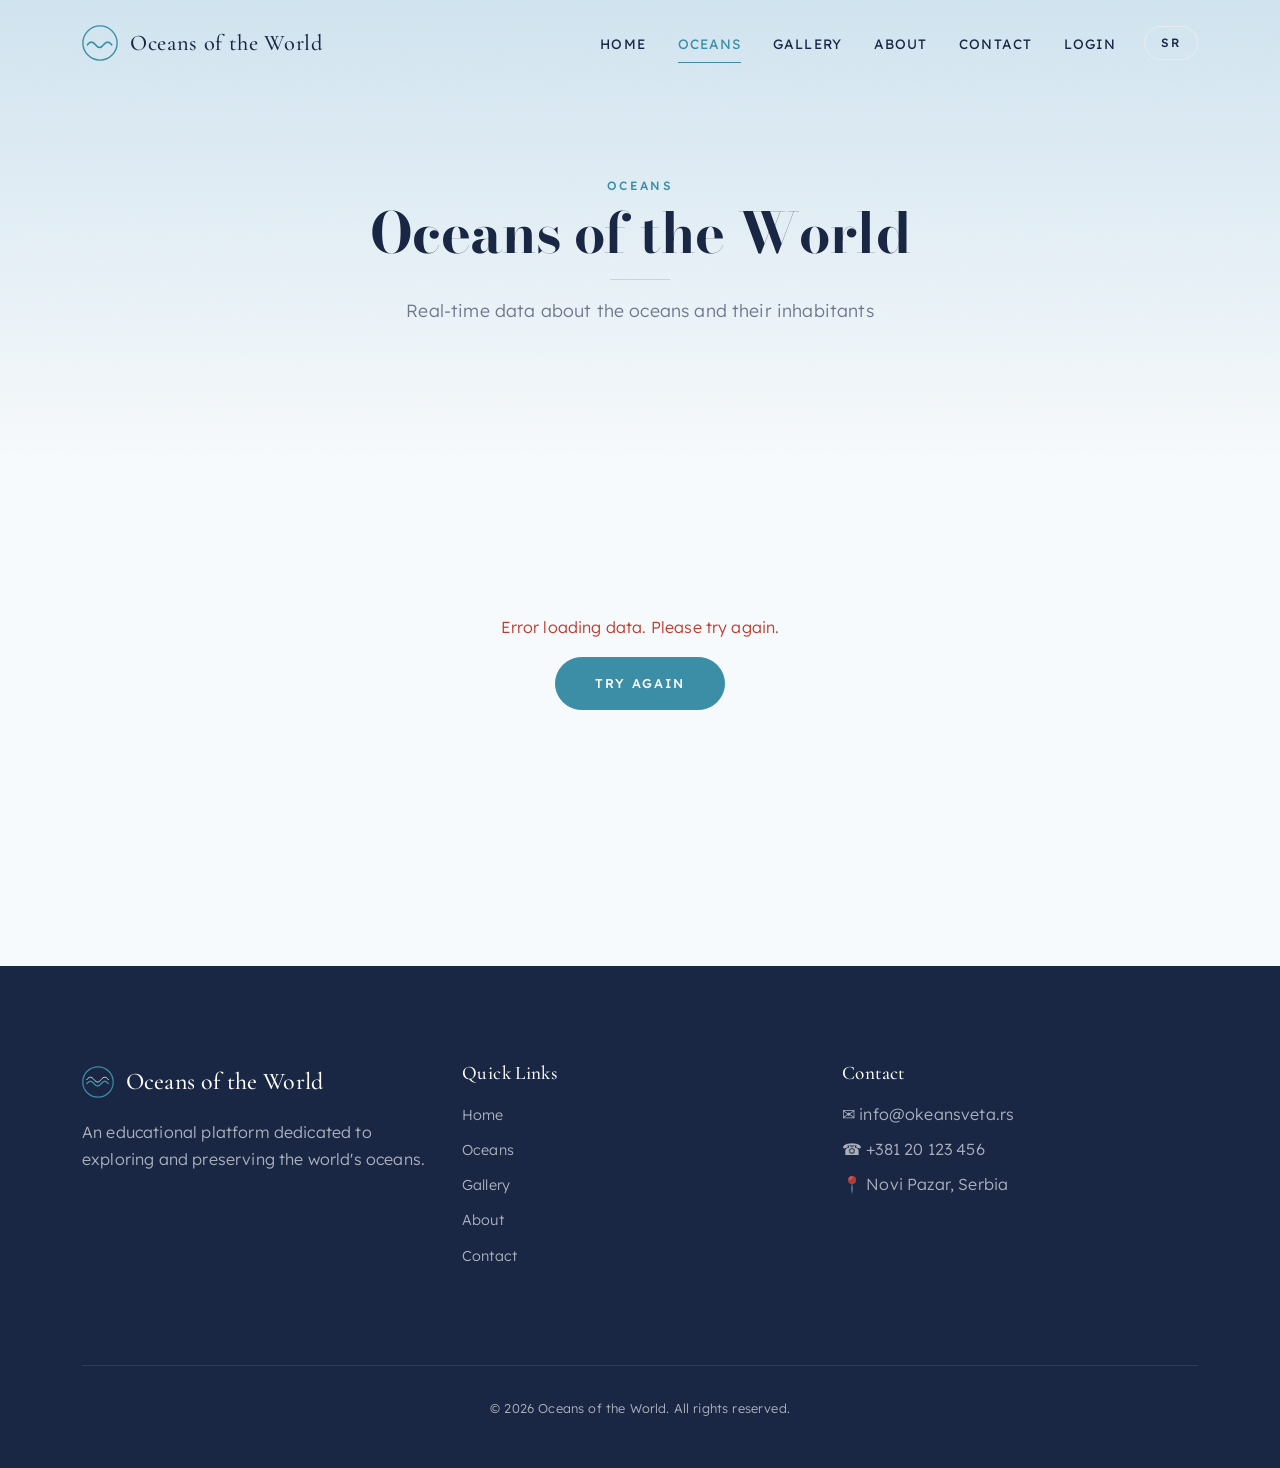
<file: en/oceans.html>
<!doctype html>
<html lang="en">
  <head>
    <meta charset="UTF-8" />
    <meta name="viewport" content="width=device-width, initial-scale=1.0" />
    <title>Oceans of the World — Oceans</title>
    <link
      href="https://cdn.jsdelivr.net/npm/bootstrap@5.3.3/dist/css/bootstrap.min.css"
      rel="stylesheet"
    />
    <link rel="stylesheet" href="../style.css" />
    <link rel="icon" type="image/svg+xml" href="../logo.svg" />
  </head>
  <body>
    <nav class="navbar navbar-expand-lg navbar-arctic">
      <div class="container">
        <a class="navbar-brand" href="index.html">
          <img
            src="../logo.svg"
            alt="Oceans of the World logo"
            width="36"
            height="36"
          />
          Oceans of the World
        </a>
        <button
          class="navbar-toggler"
          type="button"
          data-bs-toggle="collapse"
          data-bs-target="#mainNav"
          aria-controls="mainNav"
          aria-expanded="false"
          aria-label="Toggle navigation"
        >
          <span class="navbar-toggler-icon"></span>
        </button>
        <div class="collapse navbar-collapse" id="mainNav">
          <ul class="navbar-nav ms-auto align-items-lg-center">
            <li class="nav-item">
              <a class="nav-link" href="index.html">Home</a>
            </li>
            <li class="nav-item">
              <a class="nav-link" href="oceans.html">Oceans</a>
            </li>
            <li class="nav-item">
              <a class="nav-link" href="gallery.html">Gallery</a>
            </li>
            <li class="nav-item">
              <a class="nav-link" href="about.html">About</a>
            </li>
            <li class="nav-item">
              <a class="nav-link" href="contact.html">Contact</a>
            </li>
            <li class="nav-item" id="nav-login-item">
              <a class="nav-link" href="login.html">Login</a>
            </li>
          </ul>
          <a class="lang-toggle" href="../okeani.html">SR</a>
        </div>
      </div>
    </nav>

    <section class="page-header frost-section">
      <div class="container">
        <span class="eyebrow">Oceans</span>
        <h1 class="display-title">Oceans of the World</h1>
        <hr class="hairline-short centered" />
        <p class="section-subtitle centered">
          Real-time data about the oceans and their inhabitants
        </p>
      </div>
    </section>

    <section class="section">
      <div class="container">
        <div id="ocean-loader" class="ocean-loader" style="display: block">
          <div class="spinner"></div>
          <p>Loading ocean data...</p>
        </div>

        <div id="ocean-error" class="api-error" style="display: none">
          <p>Error loading data. Please try again.</p>
          <button class="btn-arctic-solid btn-retry">Try again</button>
        </div>

        <div class="row" id="ocean-grid"></div>
      </div>
    </section>

    <footer class="footer-arctic">
      <div class="container">
        <div class="row">
          <div class="col-lg-4 mb-4">
            <div class="footer-brand">
              <img
                src="../logo.svg"
                alt="Oceans of the World logo"
                width="36"
                height="36"
              />
              Oceans of the World
            </div>
            <p>
              An educational platform dedicated to exploring and preserving the
              world's oceans.
            </p>
          </div>
          <div class="col-lg-4 mb-4">
            <h5>Quick Links</h5>
            <ul>
              <li><a href="index.html">Home</a></li>
              <li><a href="oceans.html">Oceans</a></li>
              <li><a href="gallery.html">Gallery</a></li>
              <li><a href="about.html">About</a></li>
              <li><a href="contact.html">Contact</a></li>
            </ul>
          </div>
          <div class="col-lg-4 mb-4">
            <h5>Contact</h5>
            <ul>
              <li>✉ <span>info@okeansveta.rs</span></li>
              <li>☎ <span>+381 20 123 456</span></li>
              <li>📍 <span>Novi Pazar, Serbia</span></li>
            </ul>
          </div>
        </div>
        <div class="footer-bottom">
          <p>© 2026 Oceans of the World. All rights reserved.</p>
        </div>
      </div>
    </footer>

    <script src="https://cdn.jsdelivr.net/npm/bootstrap@5.3.3/dist/js/bootstrap.bundle.min.js"></script>
    <script src="../script.js"></script>
  </body>
</html>
</file>
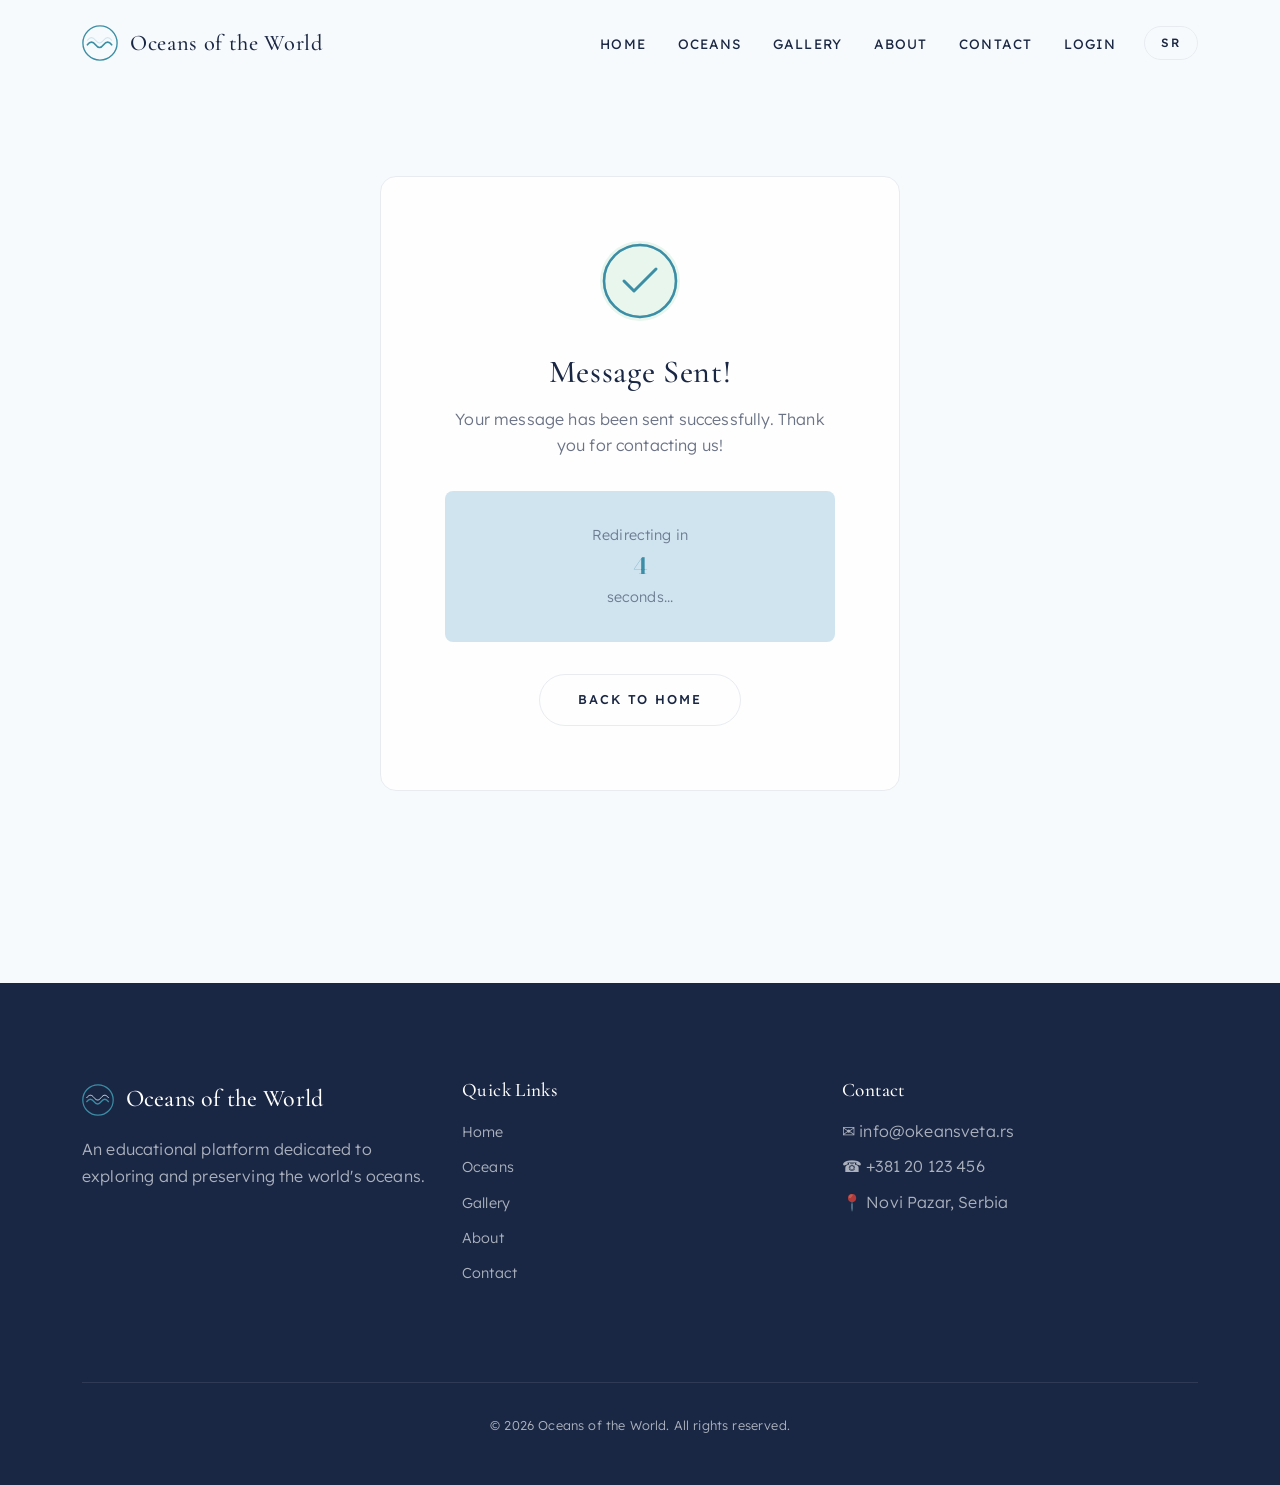
<file: en/success.html>
<!doctype html>
<html lang="en">
  <head>
    <meta charset="UTF-8" />
    <meta name="viewport" content="width=device-width, initial-scale=1.0" />
    <title>Oceans of the World — Success</title>
    <link
      href="https://cdn.jsdelivr.net/npm/bootstrap@5.3.3/dist/css/bootstrap.min.css"
      rel="stylesheet"
    />
    <link rel="stylesheet" href="../style.css" />
    <link rel="icon" type="image/svg+xml" href="../logo.svg" />
  </head>
  <body>
    <nav class="navbar navbar-expand-lg navbar-arctic">
      <div class="container">
        <a class="navbar-brand" href="index.html">
          <img
            src="../logo.svg"
            alt="Oceans of the World logo"
            width="36"
            height="36"
          />
          Oceans of the World
        </a>
        <button
          class="navbar-toggler"
          type="button"
          data-bs-toggle="collapse"
          data-bs-target="#mainNav"
          aria-controls="mainNav"
          aria-expanded="false"
          aria-label="Toggle navigation"
        >
          <span class="navbar-toggler-icon"></span>
        </button>
        <div class="collapse navbar-collapse" id="mainNav">
          <ul class="navbar-nav ms-auto align-items-lg-center">
            <li class="nav-item">
              <a class="nav-link" href="index.html">Home</a>
            </li>
            <li class="nav-item">
              <a class="nav-link" href="oceans.html">Oceans</a>
            </li>
            <li class="nav-item">
              <a class="nav-link" href="gallery.html">Gallery</a>
            </li>
            <li class="nav-item">
              <a class="nav-link" href="about.html">About</a>
            </li>
            <li class="nav-item">
              <a class="nav-link" href="contact.html">Contact</a>
            </li>
            <li class="nav-item" id="nav-login-item">
              <a class="nav-link" href="login.html">Login</a>
            </li>
          </ul>
          <a class="lang-toggle" href="../uspeh.html">SR</a>
        </div>
      </div>
    </nav>

    <section class="section section-success">
      <div class="container">
        <div class="row justify-content-center">
          <div class="col-lg-6 col-md-8 text-center">
            <div class="success-card">
              <div class="success-icon">
                <svg
                  viewBox="0 0 80 80"
                  fill="none"
                  xmlns="http://www.w3.org/2000/svg"
                >
                  <circle
                    cx="40"
                    cy="40"
                    r="36"
                    stroke="#3B8EA5"
                    stroke-width="2.5"
                    fill="none"
                    opacity="0.3"
                  />
                  <circle
                    cx="40"
                    cy="40"
                    r="36"
                    stroke="#3B8EA5"
                    stroke-width="2.5"
                    fill="none"
                  />
                  <path
                    d="M24 40l10 10 22-22"
                    stroke="#3B8EA5"
                    stroke-width="3"
                    stroke-linecap="round"
                    stroke-linejoin="round"
                  />
                </svg>
              </div>

              <h1 class="success-title">Message Sent!</h1>
              <p class="success-message">
                Your message has been sent successfully. Thank you for
                contacting us!
              </p>

              <div class="countdown-area">
                <p>Redirecting in</p>
                <div class="countdown-number" id="countdown-number">5</div>
                <p>seconds...</p>
              </div>

              <a href="index.html" class="btn-arctic-outline">Back to home</a>
            </div>
          </div>
        </div>
      </div>
    </section>

    <footer class="footer-arctic">
      <div class="container">
        <div class="row">
          <div class="col-lg-4 mb-4">
            <div class="footer-brand">
              <img
                src="../logo.svg"
                alt="Oceans of the World logo"
                width="36"
                height="36"
              />
              Oceans of the World
            </div>
            <p>
              An educational platform dedicated to exploring and preserving the
              world's oceans.
            </p>
          </div>
          <div class="col-lg-4 mb-4">
            <h5>Quick Links</h5>
            <ul>
              <li><a href="index.html">Home</a></li>
              <li><a href="oceans.html">Oceans</a></li>
              <li><a href="gallery.html">Gallery</a></li>
              <li><a href="about.html">About</a></li>
              <li><a href="contact.html">Contact</a></li>
            </ul>
          </div>
          <div class="col-lg-4 mb-4">
            <h5>Contact</h5>
            <ul>
              <li>✉ <span>info@okeansveta.rs</span></li>
              <li>☎ <span>+381 20 123 456</span></li>
              <li>📍 <span>Novi Pazar, Serbia</span></li>
            </ul>
          </div>
        </div>
        <div class="footer-bottom">
          <p>© 2026 Oceans of the World. All rights reserved.</p>
        </div>
      </div>
    </footer>

    <script src="https://cdn.jsdelivr.net/npm/bootstrap@5.3.3/dist/js/bootstrap.bundle.min.js"></script>
    <script src="../script.js"></script>
  </body>
</html>
</file>
<file: style.css>
@import url("https://fonts.googleapis.com/css2?family=Bodoni+Moda:ital,opsz,wght@0,6..96,400..900;1,6..96,400..900&family=Cormorant+Garamond:ital,wght@0,300;0,400;0,500;0,600;0,700;1,400&family=Lexend:wght@300;400;500;600&display=swap");

:root {
  --arctic-white: #f7fafc;
  --glacier-blue: #d0e4f0;
  --deep-navy: #1a2744;
  --frost-teal: #3b8ea5;
  --soft-silver: #e8ecf1;
  --warm-white: #fefefe;
  --ice-overlay: rgba(215, 230, 242, 0.35);
  --frost-shadow: rgba(26, 39, 68, 0.06);
  --frost-shadow-hover: rgba(26, 39, 68, 0.12);

  --font-display: "Bodoni Moda", "Didot", serif;
  --font-heading: "Cormorant Garamond", "Georgia", serif;
  --font-body: "Lexend", sans-serif;

  --space-xs: 0.5rem;
  --space-sm: 1rem;
  --space-md: 2rem;
  --space-lg: 4rem;
  --space-xl: 6rem;
  --space-2xl: 8rem;

  --radius-sm: 4px;
  --radius-md: 8px;
  --radius-lg: 16px;

  --transition-smooth: 0.4s cubic-bezier(0.25, 0.46, 0.45, 0.94);
  --transition-fast: 0.2s ease;
}

*,
*::before,
*::after {
  box-sizing: border-box;
}

html {
  scroll-behavior: smooth;
  font-size: 16px;
}

body {
  font-family: var(--font-body);
  font-weight: 300;
  color: var(--deep-navy);
  background-color: var(--arctic-white);
  line-height: 1.7;
  letter-spacing: 0.01em;
  overflow-x: hidden;
  -webkit-font-smoothing: antialiased;
  -moz-osx-font-smoothing: grayscale;
}

img {
  max-width: 100%;
  height: auto;
  display: block;
}

a {
  color: var(--frost-teal);
  text-decoration: none;
  transition: color var(--transition-fast);
}

a:hover {
  color: var(--deep-navy);
}

::selection {
  background: var(--glacier-blue);
  color: var(--deep-navy);
}

h1,
h2,
h3,
h4,
h5,
h6 {
  font-family: var(--font-heading);
  font-weight: 400;
  line-height: 1.2;
  letter-spacing: 0.02em;
  color: var(--deep-navy);
}

.display-title {
  font-family: var(--font-display);
  font-weight: 700;
  letter-spacing: -0.01em;
  line-height: 1.05;
}

.section-title {
  font-family: var(--font-heading);
  font-size: 2.5rem;
  font-weight: 500;
  margin-bottom: var(--space-sm);
  position: relative;
}

.section-subtitle {
  font-family: var(--font-body);
  font-weight: 300;
  font-size: 1.1rem;
  color: rgba(26, 39, 68, 0.6);
  max-width: 600px;
  margin-bottom: var(--space-lg);
}

.section-subtitle.centered {
  margin-left: auto;
  margin-right: auto;
}

.eyebrow {
  font-family: var(--font-body);
  font-weight: 500;
  font-size: 0.75rem;
  letter-spacing: 0.2em;
  text-transform: uppercase;
  color: var(--frost-teal);
  margin-bottom: var(--space-xs);
  display: block;
}

.hairline {
  border: none;
  height: 1px;
  background: var(--soft-silver);
  margin: var(--space-lg) 0;
}

.hairline-short {
  border: none;
  height: 1px;
  width: 60px;
  background: var(--frost-teal);
  margin: var(--space-sm) 0;
}

.hairline-short.centered {
  margin-left: auto;
  margin-right: auto;
}

.frost-section {
  position: relative;
}

.frost-section::before {
  content: "";
  position: absolute;
  inset: 0;
  background-image: url("data:image/svg+xml,%3Csvg viewBox='0 0 256 256' xmlns='http://www.w3.org/2000/svg'%3E%3Cfilter id='noise'%3E%3CfeTurbulence type='fractalNoise' baseFrequency='0.9' numOctaves='4' stitchTiles='stitch'/%3E%3C/filter%3E%3Crect width='100%25' height='100%25' filter='url(%23noise)' opacity='0.03'/%3E%3C/svg%3E");
  background-repeat: repeat;
  background-size: 256px 256px;
  pointer-events: none;
  z-index: 1;
}

.frost-section > * {
  position: relative;
  z-index: 2;
}

.navbar-arctic {
  padding: 1.2rem 0;
  transition: all var(--transition-smooth);
  background: transparent;
  position: fixed;
  top: 0;
  left: 0;
  right: 0;
  z-index: 1050;
}

.navbar-arctic.scrolled {
  background: rgba(247, 250, 252, 0.85);
  backdrop-filter: blur(20px);
  -webkit-backdrop-filter: blur(20px);
  padding: 0.8rem 0;
  box-shadow: 0 1px 0 var(--soft-silver);
}

.navbar-arctic .navbar-brand {
  display: flex;
  align-items: center;
  gap: 0.75rem;
  font-family: var(--font-heading);
  font-size: 1.4rem;
  font-weight: 500;
  color: var(--deep-navy);
  letter-spacing: 0.03em;
  transition: color var(--transition-fast);
}

.navbar-arctic .navbar-brand:hover {
  color: var(--frost-teal);
}

.navbar-arctic.navbar-on-hero:not(.scrolled) .navbar-brand {
  color: var(--warm-white);
}

.navbar-arctic.navbar-on-hero:not(.scrolled) .navbar-brand:hover {
  color: rgba(232, 236, 241, 0.88);
}

.navbar-arctic .navbar-brand img {
  width: 36px;
  height: 36px;
}

.navbar-arctic .nav-link {
  font-family: var(--font-body);
  font-weight: 400;
  font-size: 0.85rem;
  letter-spacing: 0.08em;
  text-transform: uppercase;
  color: var(--deep-navy);
  padding: 0.5rem 1rem !important;
  position: relative;
  transition: color var(--transition-fast);
}

.navbar-arctic .nav-link::after {
  content: "";
  position: absolute;
  bottom: 0;
  left: 1rem;
  right: 1rem;
  height: 1px;
  background: var(--frost-teal);
  transform: scaleX(0);
  transition: transform var(--transition-smooth);
  transform-origin: center;
}

.navbar-arctic .nav-link:hover,
.navbar-arctic .nav-link.active {
  color: var(--frost-teal);
}

.navbar-arctic.navbar-on-hero:not(.scrolled) .nav-link {
  color: rgba(254, 254, 254, 0.9);
}

.navbar-arctic.navbar-on-hero:not(.scrolled) .nav-link:hover,
.navbar-arctic.navbar-on-hero:not(.scrolled) .nav-link.active {
  color: #8fd5e8;
}

.navbar-arctic .nav-link:hover::after,
.navbar-arctic .nav-link.active::after {
  transform: scaleX(1);
}

.navbar-arctic .navbar-toggler {
  border: 1px solid var(--soft-silver);
  padding: 0.4rem 0.6rem;
}

.navbar-arctic .navbar-toggler:focus {
  box-shadow: none;
}

.navbar-arctic.navbar-on-hero:not(.scrolled) .navbar-toggler {
  border-color: rgba(247, 250, 252, 0.45);
}

.navbar-arctic .navbar-toggler-icon {
  background-image: url("data:image/svg+xml,%3Csvg xmlns='http://www.w3.org/2000/svg' viewBox='0 0 30 30'%3E%3Cpath stroke='%231A2744' stroke-width='2' d='M4 7h22M4 15h22M4 23h22'/%3E%3C/svg%3E");
}

.navbar-arctic.navbar-on-hero:not(.scrolled) .navbar-toggler-icon {
  background-image: url("data:image/svg+xml,%3Csvg xmlns='http://www.w3.org/2000/svg' viewBox='0 0 30 30'%3E%3Cpath stroke='%23FEFEFE' stroke-width='2' d='M4 7h22M4 15h22M4 23h22'/%3E%3C/svg%3E");
}

.lang-toggle {
  font-family: var(--font-body);
  font-weight: 500;
  font-size: 0.75rem;
  letter-spacing: 0.15em;
  text-transform: uppercase;
  color: var(--deep-navy);
  background: transparent;
  border: 1px solid var(--soft-silver);
  border-radius: 100px;
  padding: 0.35rem 1rem;
  cursor: pointer;
  transition: all var(--transition-fast);
  margin-left: 0.75rem;
  white-space: nowrap;
  text-decoration: none;
  display: inline-block;
}

.navbar-arctic.navbar-on-hero:not(.scrolled) .lang-toggle {
  color: var(--warm-white);
  border-color: rgba(247, 250, 252, 0.45);
}

.lang-toggle:hover {
  border-color: var(--frost-teal);
  color: var(--frost-teal);
}

.nav-user-info {
  display: flex;
  align-items: center;
  gap: 0.5rem;
  font-family: var(--font-body);
  font-size: 0.85rem;
  color: var(--deep-navy);
}

.navbar-arctic.navbar-on-hero:not(.scrolled) .nav-user-info {
  color: var(--warm-white);
}

.nav-user-info .username-display {
  font-weight: 500;
  color: var(--frost-teal);
}

.btn-logout {
  font-family: var(--font-body);
  font-size: 0.75rem;
  letter-spacing: 0.1em;
  text-transform: uppercase;
  color: var(--deep-navy);
  background: transparent;
  border: 1px solid var(--soft-silver);
  border-radius: 100px;
  padding: 0.3rem 0.8rem;
  cursor: pointer;
  transition: all var(--transition-fast);
}

.navbar-arctic.navbar-on-hero:not(.scrolled) .btn-logout {
  color: var(--warm-white);
  border-color: rgba(247, 250, 252, 0.45);
}

.btn-logout:hover {
  border-color: #c0392b;
  color: #c0392b;
}

.hero {
  position: relative;
  min-height: 100vh;
  display: flex;
  align-items: center;
  justify-content: center;
  text-align: center;
  overflow: hidden;
  background-color: var(--deep-navy);
}

.hero-bg {
  position: absolute;
  inset: 0;
  background-size: cover;
  background-position: center;
  background-repeat: no-repeat;
  opacity: 0.5;
  transition: transform 30s linear;
}

.hero-overlay {
  position: absolute;
  inset: 0;
  background: linear-gradient(
    180deg,
    rgba(26, 39, 68, 0.4) 0%,
    rgba(26, 39, 68, 0.2) 40%,
    rgba(59, 142, 165, 0.15) 70%,
    rgba(26, 39, 68, 0.5) 100%
  );
}

.hero-content {
  position: relative;
  z-index: 3;
  max-width: 800px;
  padding: 0 var(--space-md);
}

.hero-content .eyebrow {
  color: rgba(208, 228, 240, 0.8);
  margin-bottom: var(--space-sm);
  animation: fadeInUp 0.8s ease both;
  animation-delay: 0.2s;
}

.hero-content .display-title {
  color: var(--warm-white);
  font-size: clamp(2.8rem, 7vw, 5.5rem);
  font-weight: 200;
  margin-bottom: var(--space-sm);
  animation: fadeInUp 0.8s ease both;
  animation-delay: 0.4s;
}

.hero-animated-line {
  width: 80px;
  height: 2px;
  background: var(--frost-teal);
  margin: var(--space-sm) auto var(--space-md);
  animation: lineExpand 1s ease both;
  animation-delay: 0.8s;
}

.hero-content p {
  color: rgba(232, 236, 241, 0.85);
  font-size: 1.1rem;
  max-width: 540px;
  margin: 0 auto var(--space-md);
  animation: fadeInUp 0.8s ease both;
  animation-delay: 0.6s;
}

.btn-arctic {
  font-family: var(--font-body);
  font-weight: 500;
  font-size: 0.8rem;
  letter-spacing: 0.15em;
  text-transform: uppercase;
  padding: 0.9rem 2.4rem;
  border-radius: 100px;
  border: 1px solid rgba(232, 236, 241, 0.4);
  background: transparent;
  color: var(--warm-white);
  cursor: pointer;
  transition: all var(--transition-smooth);
  display: inline-block;
  text-decoration: none;
  animation: fadeInUp 0.8s ease both;
  animation-delay: 0.9s;
}

.btn-arctic:hover {
  background: var(--warm-white);
  color: var(--deep-navy);
  border-color: var(--warm-white);
  transform: translateY(-2px);
  box-shadow: 0 8px 25px rgba(0, 0, 0, 0.15);
}

.btn-arctic-solid {
  font-family: var(--font-body);
  font-weight: 500;
  font-size: 0.8rem;
  letter-spacing: 0.15em;
  text-transform: uppercase;
  padding: 0.9rem 2.4rem;
  border-radius: 100px;
  border: 1px solid var(--frost-teal);
  background: var(--frost-teal);
  color: var(--warm-white);
  cursor: pointer;
  transition: all var(--transition-smooth);
  display: inline-block;
  text-decoration: none;
}

.btn-arctic-solid:hover {
  background: var(--deep-navy);
  border-color: var(--deep-navy);
  color: var(--warm-white);
  transform: translateY(-2px);
  box-shadow: 0 8px 25px var(--frost-shadow-hover);
}

.btn-arctic-outline {
  font-family: var(--font-body);
  font-weight: 500;
  font-size: 0.8rem;
  letter-spacing: 0.15em;
  text-transform: uppercase;
  padding: 0.9rem 2.4rem;
  border-radius: 100px;
  border: 1px solid var(--soft-silver);
  background: transparent;
  color: var(--deep-navy);
  cursor: pointer;
  transition: all var(--transition-smooth);
  display: inline-block;
  text-decoration: none;
}

.btn-arctic-outline:hover {
  border-color: var(--frost-teal);
  color: var(--frost-teal);
  transform: translateY(-2px);
}

.section {
  padding: var(--space-xl) 0;
}

.section-alt {
  background-color: var(--glacier-blue);
  background-image: linear-gradient(
    135deg,
    rgba(208, 228, 240, 0.5) 0%,
    rgba(247, 250, 252, 0.8) 100%
  );
}

.section-white {
  background-color: var(--warm-white);
}

.card-arctic {
  background: var(--warm-white);
  border: 1px solid var(--soft-silver);
  border-radius: var(--radius-md);
  overflow: hidden;
  transition: all var(--transition-smooth);
  height: 100%;
}

.card-arctic:hover {
  transform: translateY(-4px);
  box-shadow: 0 12px 40px var(--frost-shadow-hover);
  border-color: transparent;
}

.card-arctic .card-img-wrapper {
  position: relative;
  overflow: hidden;
  aspect-ratio: 16 / 10;
}

.card-arctic .card-img-wrapper img {
  width: 100%;
  height: 100%;
  object-fit: cover;
  transition: transform var(--transition-smooth);
}

.card-arctic:hover .card-img-wrapper img {
  transform: scale(1.05);
}

.card-arctic .card-body {
  padding: var(--space-md);
}

.card-arctic .card-title {
  font-family: var(--font-heading);
  font-size: 1.4rem;
  font-weight: 500;
  margin-bottom: 0.5rem;
}

.card-arctic .card-text {
  font-size: 0.9rem;
  color: rgba(26, 39, 68, 0.65);
  line-height: 1.6;
}

.card-arctic .card-meta {
  display: flex;
  gap: var(--space-sm);
  margin-top: var(--space-sm);
  padding-top: var(--space-sm);
  border-top: 1px solid var(--soft-silver);
  font-size: 0.8rem;
  color: rgba(26, 39, 68, 0.5);
}

.card-arctic .card-meta span {
  display: flex;
  align-items: center;
  gap: 0.3rem;
}

.animal-tags {
  display: flex;
  flex-wrap: wrap;
  gap: 0.5rem;
  margin-top: var(--space-sm);
}

.animal-tag {
  font-family: var(--font-body);
  font-size: 0.7rem;
  font-weight: 500;
  letter-spacing: 0.08em;
  text-transform: uppercase;
  padding: 0.3rem 0.8rem;
  border-radius: 100px;
  background: var(--glacier-blue);
  color: var(--frost-teal);
  border: 1px solid transparent;
  transition: all var(--transition-fast);
}

.animal-tag:hover {
  border-color: var(--frost-teal);
  background: rgba(59, 142, 165, 0.1);
}

.page-header {
  padding-top: calc(80px + var(--space-xl));
  padding-bottom: var(--space-lg);
  text-align: center;
  background: linear-gradient(
    180deg,
    var(--glacier-blue) 0%,
    var(--arctic-white) 100%
  );
  position: relative;
}

.page-header .display-title {
  font-size: clamp(2rem, 5vw, 3.5rem);
  color: var(--deep-navy);
}

.footer-arctic {
  background: var(--deep-navy);
  color: rgba(232, 236, 241, 0.7);
  padding: var(--space-xl) 0 var(--space-md);
  margin-top: var(--space-xl);
}

.footer-arctic h5 {
  font-family: var(--font-heading);
  font-size: 1.2rem;
  font-weight: 500;
  color: var(--warm-white);
  margin-bottom: var(--space-sm);
}

.footer-arctic a {
  color: rgba(232, 236, 241, 0.7);
  font-size: 0.9rem;
  transition: color var(--transition-fast);
}

.footer-arctic a:hover {
  color: var(--frost-teal);
}

.footer-arctic ul {
  list-style: none;
  padding: 0;
  margin: 0;
}

.footer-arctic ul li {
  margin-bottom: 0.5rem;
}

.footer-arctic .footer-brand {
  font-family: var(--font-heading);
  font-size: 1.5rem;
  font-weight: 500;
  color: var(--warm-white);
  display: flex;
  align-items: center;
  gap: 0.75rem;
  margin-bottom: var(--space-sm);
}

.footer-arctic .footer-brand img {
  width: 32px;
  height: 32px;
}

.footer-bottom {
  border-top: 1px solid rgba(232, 236, 241, 0.1);
  margin-top: var(--space-lg);
  padding-top: var(--space-md);
  text-align: center;
  font-size: 0.8rem;
}

.gallery-grid {
  display: grid;
  grid-template-columns: repeat(3, 1fr);
  gap: var(--space-sm);
}

.gallery-item {
  position: relative;
  border-radius: var(--radius-md);
  overflow: hidden;
  cursor: pointer;
  aspect-ratio: 4 / 3;
}

.gallery-item img {
  width: 100%;
  height: 100%;
  object-fit: cover;
  transition: transform var(--transition-smooth);
}

.gallery-item:hover img {
  transform: scale(1.08);
}

.gallery-item .gallery-caption {
  position: absolute;
  bottom: 0;
  left: 0;
  right: 0;
  padding: var(--space-md) var(--space-sm);
  background: linear-gradient(transparent, rgba(26, 39, 68, 0.8));
  color: var(--warm-white);
  font-family: var(--font-heading);
  font-size: 1rem;
  transform: translateY(100%);
  transition: transform var(--transition-smooth);
}

.gallery-item:hover .gallery-caption {
  transform: translateY(0);
}

.gallery-item.featured {
  grid-column: span 2;
  grid-row: span 2;
}

.lightbox-modal .modal-content {
  background: rgba(26, 39, 68, 0.95);
  border: none;
  border-radius: var(--radius-lg);
}

.lightbox-modal .modal-body {
  padding: var(--space-sm);
}

.lightbox-modal .modal-body img {
  border-radius: var(--radius-md);
  width: 100%;
}

.lightbox-modal .lightbox-caption {
  text-align: center;
  color: rgba(232, 236, 241, 0.8);
  font-family: var(--font-heading);
  font-size: 1.1rem;
  padding: var(--space-sm);
}

.lightbox-modal .btn-close {
  filter: invert(1);
  position: absolute;
  top: 1rem;
  right: 1rem;
  z-index: 10;
}

.form-arctic .form-label {
  font-family: var(--font-body);
  font-weight: 500;
  font-size: 0.8rem;
  letter-spacing: 0.1em;
  text-transform: uppercase;
  color: var(--deep-navy);
  margin-bottom: 0.5rem;
}

.form-arctic .form-control {
  font-family: var(--font-body);
  font-weight: 300;
  font-size: 0.95rem;
  border: 1px solid var(--soft-silver);
  border-radius: var(--radius-sm);
  padding: 0.8rem 1rem;
  background: var(--warm-white);
  color: var(--deep-navy);
  transition: all var(--transition-fast);
}

.form-arctic .form-control:focus {
  border-color: var(--frost-teal);
  box-shadow: 0 0 0 3px rgba(59, 142, 165, 0.1);
  outline: none;
}

.form-arctic .form-control.is-invalid {
  border-color: #c0392b;
  box-shadow: 0 0 0 3px rgba(192, 57, 43, 0.08);
}

.form-arctic .form-control.is-valid {
  border-color: #27ae60;
  box-shadow: 0 0 0 3px rgba(39, 174, 96, 0.08);
}

.form-arctic textarea.form-control {
  min-height: 150px;
  resize: vertical;
}

.field-hint {
  font-size: 0.8rem;
  color: var(--frost-teal);
  margin-top: 0.35rem;
  display: none;
  padding-left: 0.25rem;
  animation: fadeInUp 0.3s ease;
}

.field-hint.visible {
  display: block;
}

.field-error {
  font-size: 0.8rem;
  color: #c0392b;
  margin-top: 0.35rem;
  display: none;
  padding-left: 0.25rem;
  animation: fadeInUp 0.3s ease;
}

.field-error.visible {
  display: block;
}

.login-card {
  max-width: 440px;
  margin: 0 auto;
  background: var(--warm-white);
  border: 1px solid var(--soft-silver);
  border-radius: var(--radius-lg);
  padding: var(--space-lg);
}

.login-error {
  font-size: 0.85rem;
  color: #c0392b;
  background: rgba(192, 57, 43, 0.06);
  border: 1px solid rgba(192, 57, 43, 0.15);
  border-radius: var(--radius-sm);
  padding: 0.75rem 1rem;
  margin-top: var(--space-sm);
  display: none;
  animation: fadeInUp 0.3s ease;
}

.login-error.visible {
  display: block;
}

.success-card {
  max-width: 520px;
  margin: 0 auto;
  background: var(--warm-white);
  border: 1px solid var(--soft-silver);
  border-radius: var(--radius-lg);
  padding: var(--space-lg);
  text-align: center;
}

.success-icon {
  width: 80px;
  height: 80px;
  border-radius: 50%;
  background: rgba(39, 174, 96, 0.1);
  color: #27ae60;
  display: flex;
  align-items: center;
  justify-content: center;
  margin: 0 auto var(--space-md);
  font-size: 2rem;
}

.countdown-text {
  font-size: 0.9rem;
  color: rgba(26, 39, 68, 0.5);
  margin-top: var(--space-sm);
}

.countdown-number {
  font-family: var(--font-display);
  font-weight: 700;
  font-size: 1.4rem;
  color: var(--frost-teal);
}

.ocean-loader {
  text-align: center;
  padding: var(--space-xl);
}

.ocean-loader .spinner {
  width: 48px;
  height: 48px;
  border: 2px solid var(--soft-silver);
  border-top-color: var(--frost-teal);
  border-radius: 50%;
  animation: spin 0.8s linear infinite;
  margin: 0 auto var(--space-sm);
}

.ocean-loader p {
  font-size: 0.9rem;
  color: rgba(26, 39, 68, 0.5);
}

.api-error {
  text-align: center;
  padding: var(--space-lg);
  color: #c0392b;
}

.api-error p {
  margin-bottom: var(--space-sm);
}

.stat-card {
  text-align: center;
  padding: var(--space-md);
}

.stat-number {
  font-family: var(--font-display);
  font-weight: 700;
  font-size: 3rem;
  color: var(--frost-teal);
  line-height: 1;
  margin-bottom: 0.5rem;
}

.stat-label {
  font-family: var(--font-body);
  font-weight: 400;
  font-size: 0.85rem;
  letter-spacing: 0.08em;
  text-transform: uppercase;
  color: rgba(26, 39, 68, 0.6);
}

.content-image-row {
  display: grid;
  grid-template-columns: 1fr 1fr;
  gap: var(--space-lg);
  align-items: center;
}

.content-image-row .content-text p {
  font-size: 1rem;
  margin-bottom: var(--space-sm);
  color: rgba(26, 39, 68, 0.75);
}

.content-image-row .content-image {
  border-radius: var(--radius-lg);
  overflow: hidden;
}

.content-image-row .content-image img {
  width: 100%;
  height: 100%;
  object-fit: cover;
  aspect-ratio: 4 / 3;
}

.form-group {
  margin-bottom: var(--space-md);
}

.login-icon {
  text-align: center;
  margin-bottom: var(--space-md);
}

.login-icon svg {
  width: 64px;
  height: 64px;
}

.login-hint {
  text-align: center;
  margin-top: var(--space-md);
  padding-top: var(--space-sm);
  border-top: 1px solid var(--soft-silver);
}

.login-hint p {
  font-size: 0.85rem;
  color: rgba(26, 39, 68, 0.45);
  margin: 0;
}

.section-success {
  padding-top: calc(80px + var(--space-xl));
}

.success-title {
  font-family: var(--font-heading);
  font-size: 2rem;
  font-weight: 500;
  color: var(--deep-navy);
  margin-bottom: var(--space-sm);
}

.success-message {
  font-size: 1rem;
  color: rgba(26, 39, 68, 0.65);
  margin-bottom: var(--space-md);
  line-height: 1.6;
}

.countdown-area {
  margin: var(--space-md) 0;
  padding: var(--space-md);
  background: var(--glacier-blue);
  border-radius: var(--radius-md);
}

.countdown-area p {
  font-size: 0.9rem;
  color: rgba(26, 39, 68, 0.55);
  margin: 0;
}

.content-image-row.reversed .content-image {
  grid-column: 1;
  grid-row: 1;
}

@keyframes fadeInUp {
  from {
    opacity: 0;
    transform: translateY(20px);
  }
  to {
    opacity: 1;
    transform: translateY(0);
  }
}

@keyframes lineExpand {
  from {
    width: 0;
    opacity: 0;
  }
  to {
    width: 80px;
    opacity: 1;
  }
}

@keyframes spin {
  to {
    transform: rotate(360deg);
  }
}

@media (max-width: 991.98px) {
  .navbar-arctic .navbar-collapse {
    background: rgba(247, 250, 252, 0.97);
    backdrop-filter: blur(20px);
    -webkit-backdrop-filter: blur(20px);
    margin-top: 1rem;
    padding: 1rem;
    border-radius: var(--radius-md);
    border: 1px solid var(--soft-silver);
  }

  .navbar-arctic .nav-link {
    padding: 0.7rem 0.5rem !important;
  }

  .lang-toggle {
    margin: var(--space-sm) 0;
  }

  .gallery-grid {
    grid-template-columns: repeat(2, 1fr);
  }

  .gallery-item.featured {
    grid-column: span 2;
    grid-row: span 1;
  }

  .content-image-row {
    grid-template-columns: 1fr;
    gap: var(--space-md);
  }

  .content-image-row .content-image {
    order: -1;
  }
}

@media (max-width: 767.98px) {
  .section {
    padding: var(--space-lg) 0;
  }

  .section-title {
    font-size: 2rem;
  }

  .hero-content .display-title {
    font-size: clamp(2rem, 8vw, 3rem);
  }

  .stat-number {
    font-size: 2.2rem;
  }

  .login-card {
    padding: var(--space-md);
  }

  .success-card {
    padding: var(--space-md);
  }
}

@media (max-width: 575.98px) {
  .gallery-grid {
    grid-template-columns: 1fr;
  }

  .gallery-item.featured {
    grid-column: span 1;
  }

  .page-header {
    padding-top: calc(70px + var(--space-lg));
    padding-bottom: var(--space-md);
  }

  .card-arctic .card-body {
    padding: var(--space-sm);
  }
}
</file>
